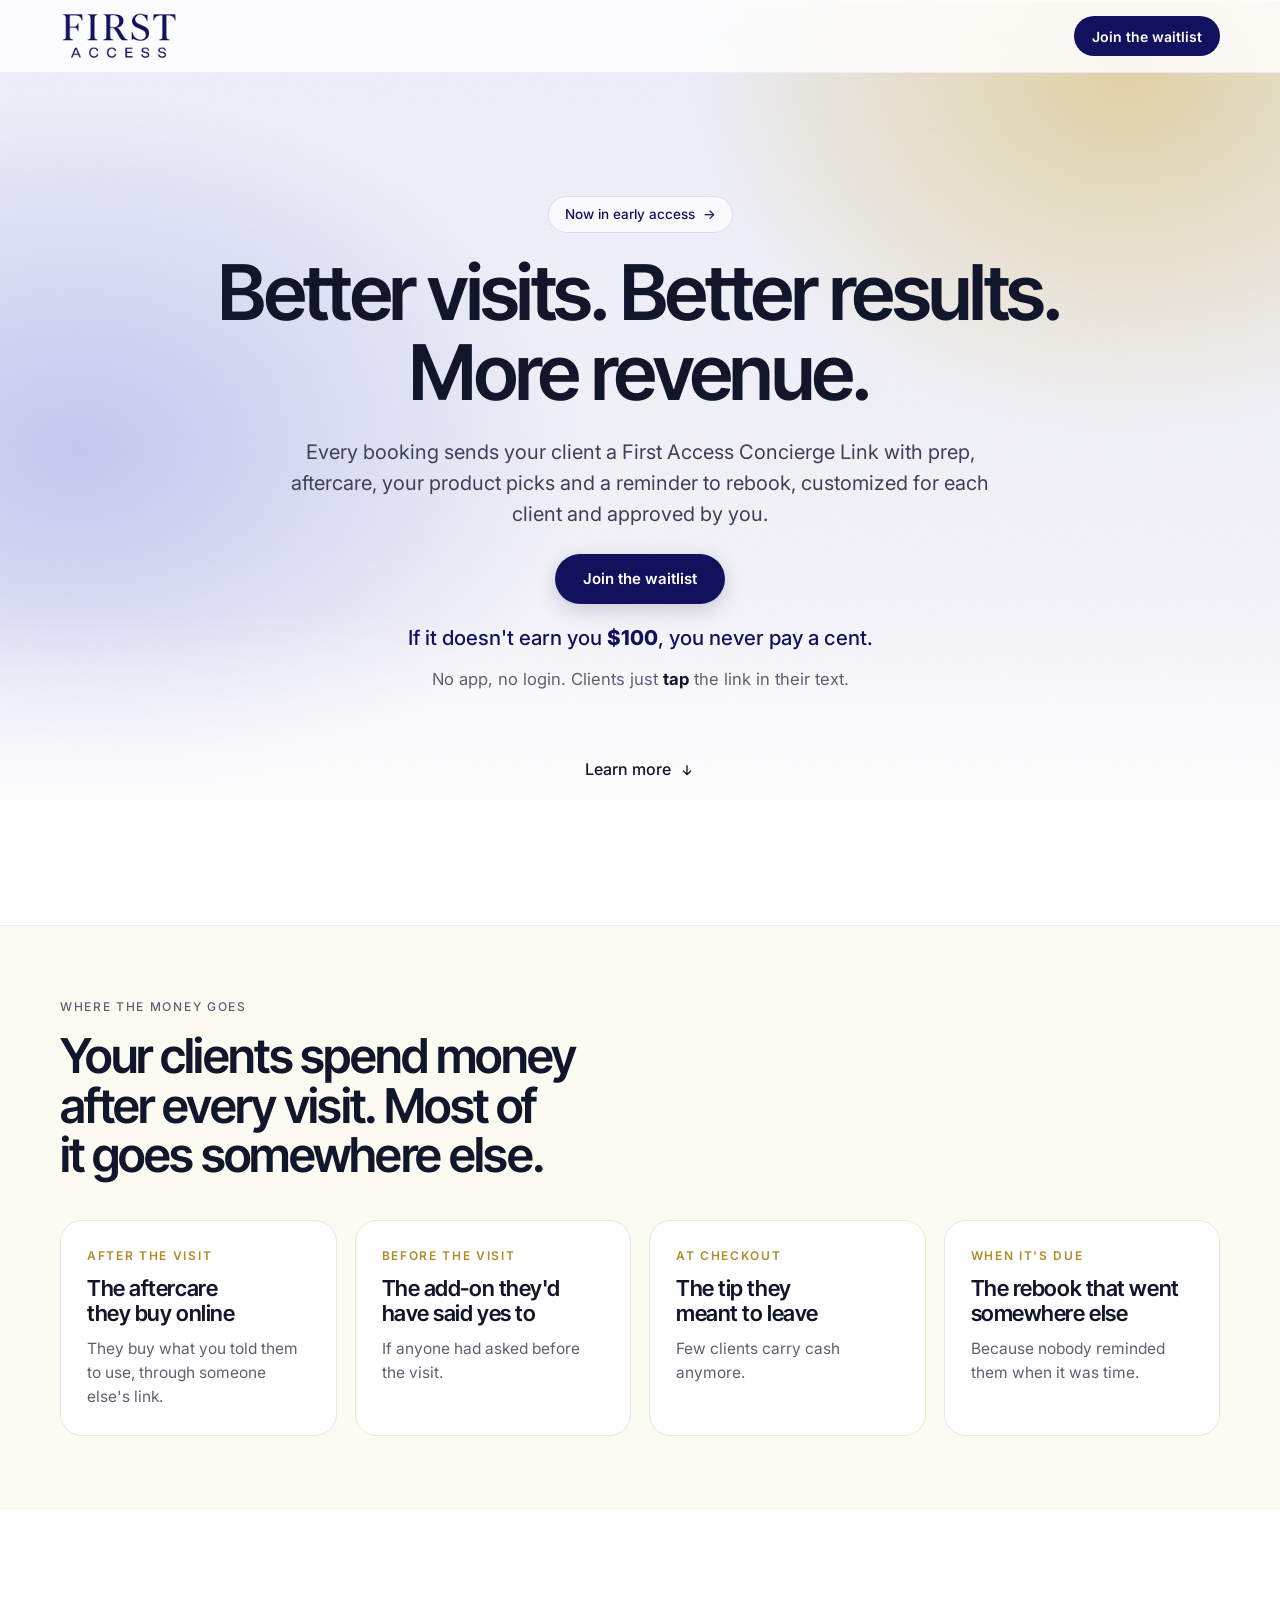
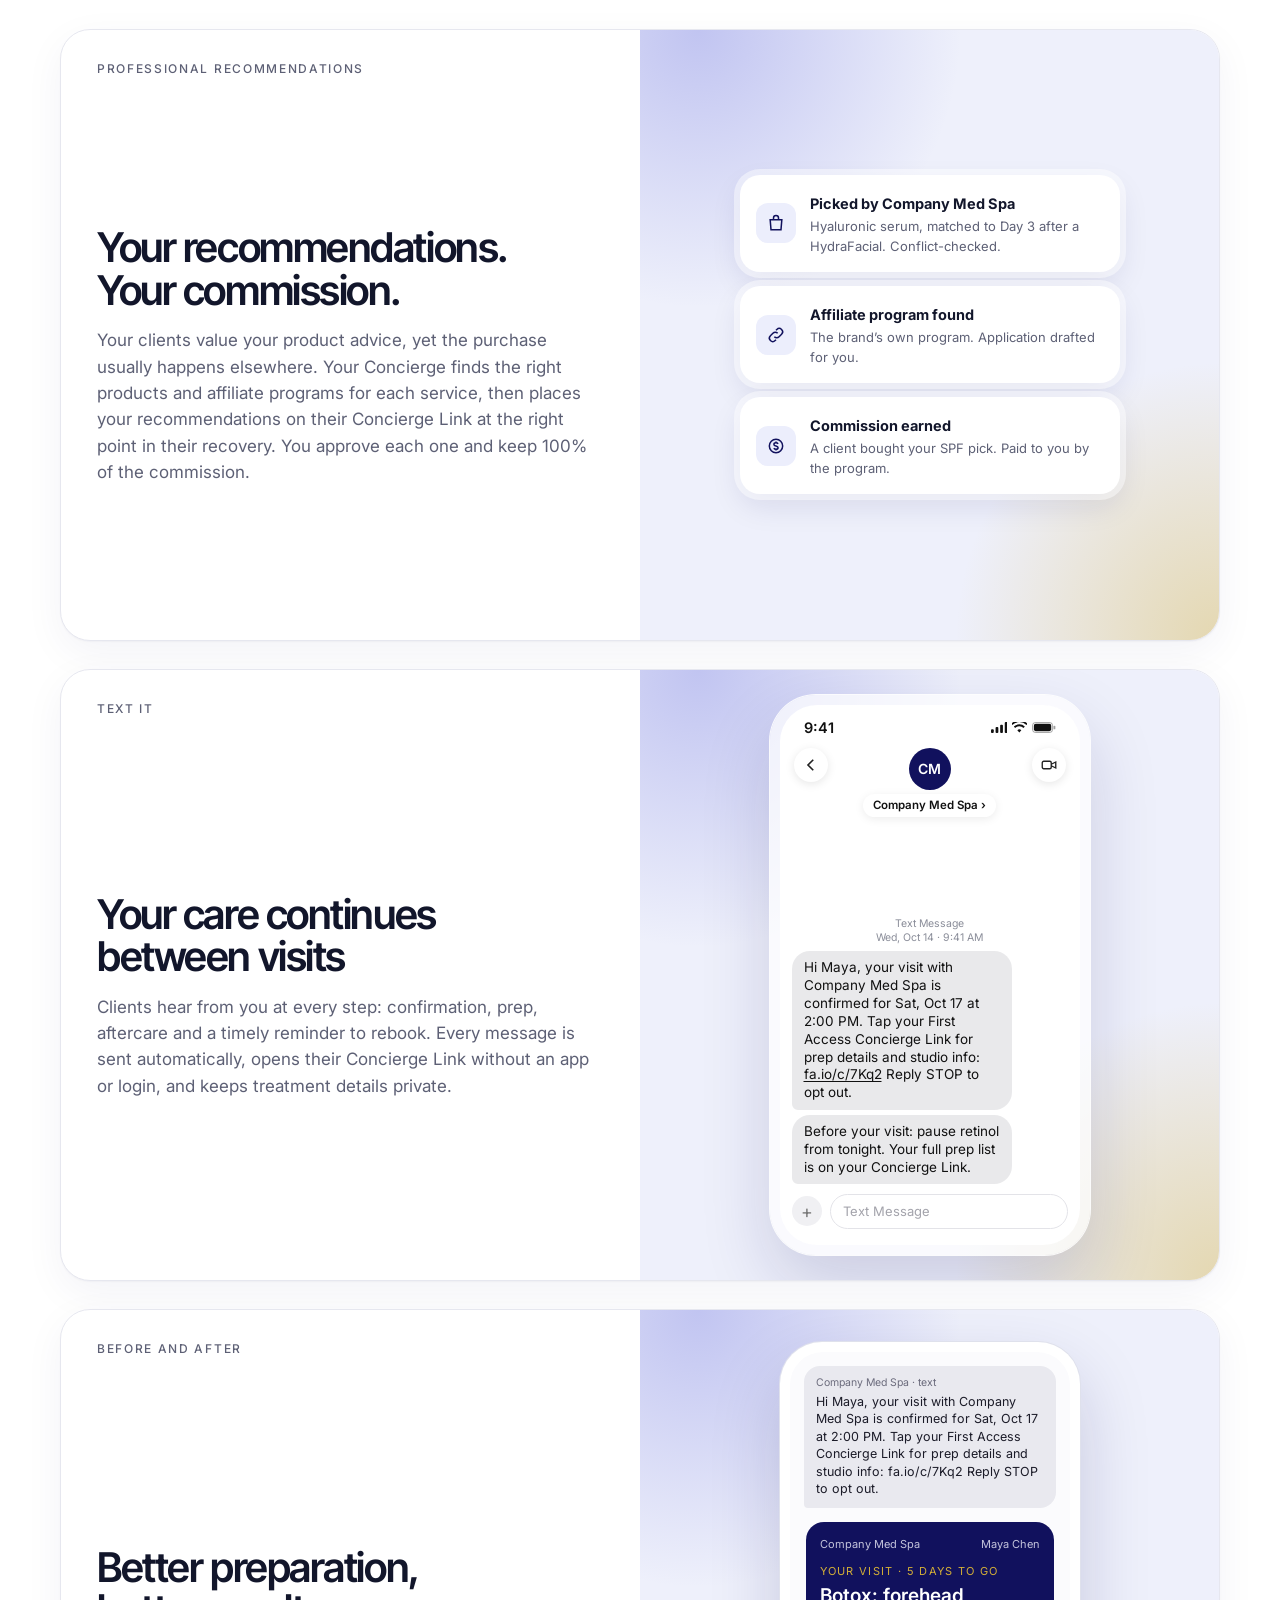
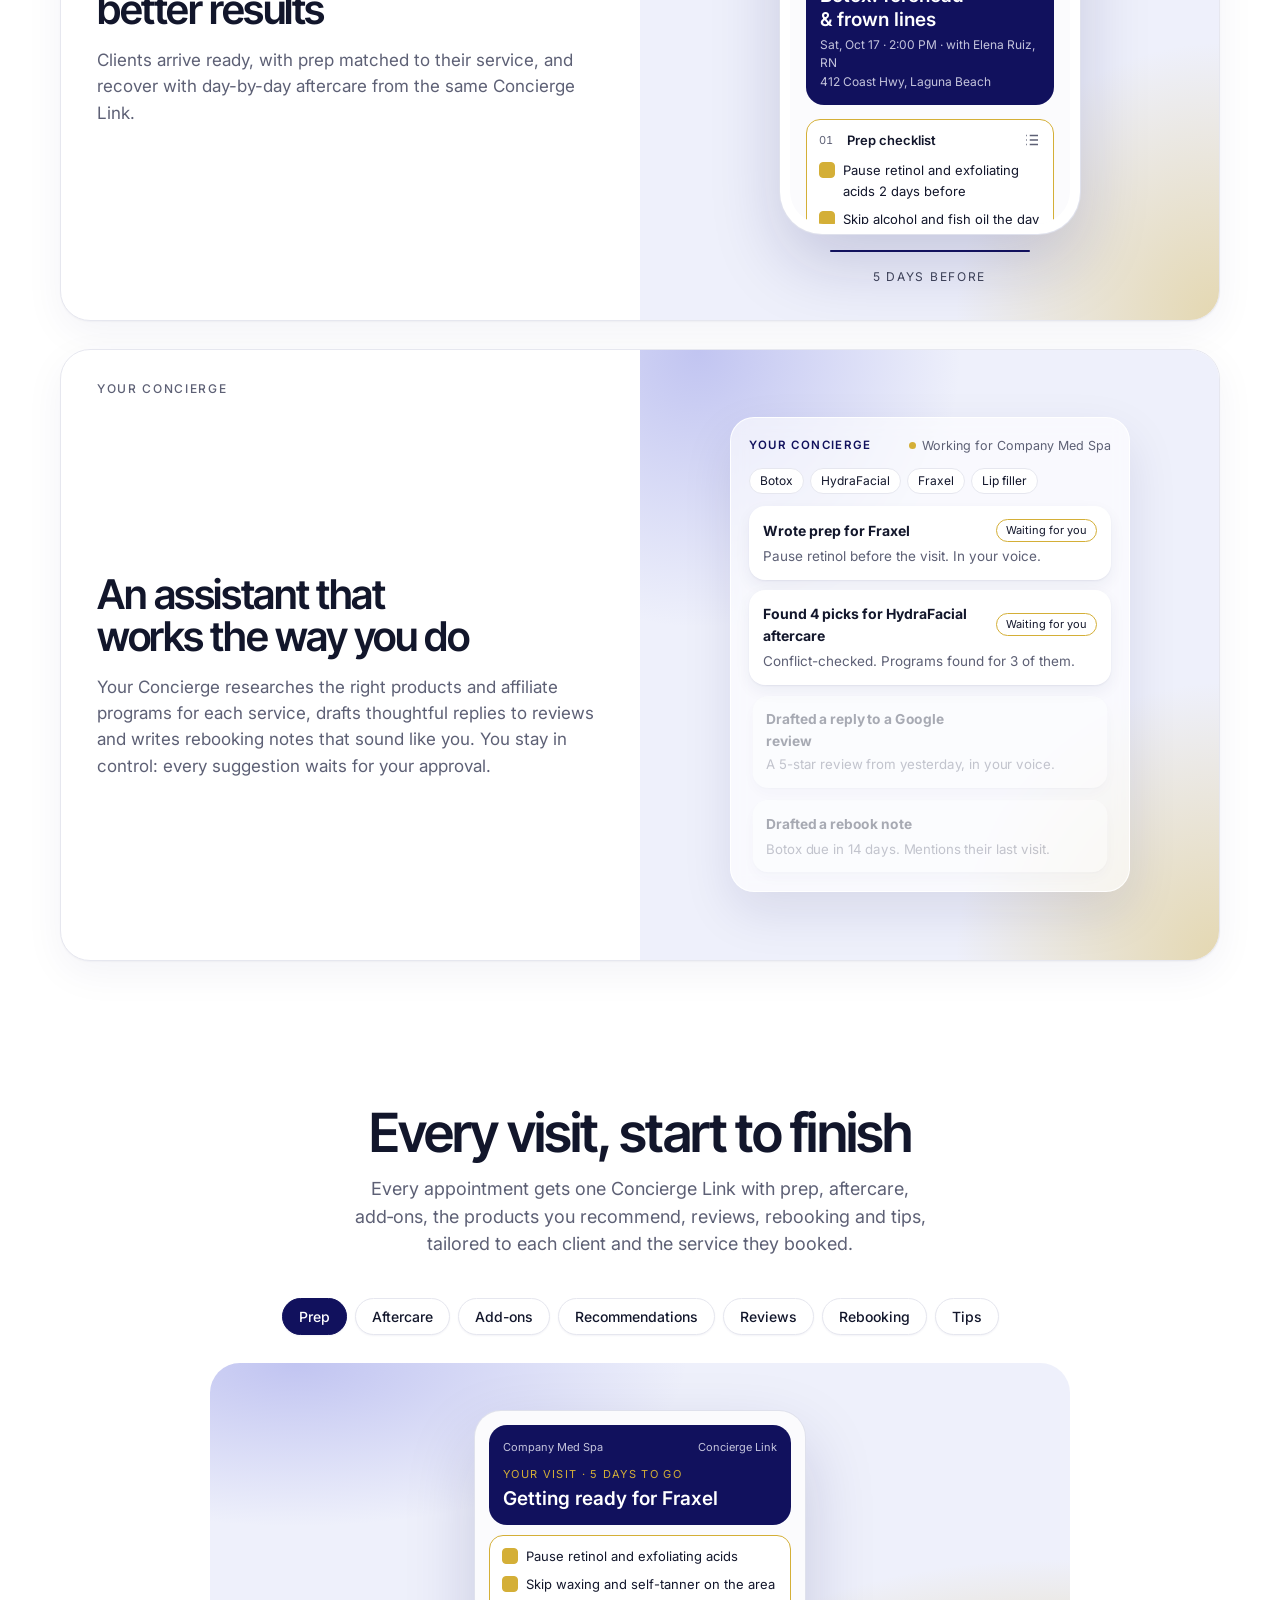
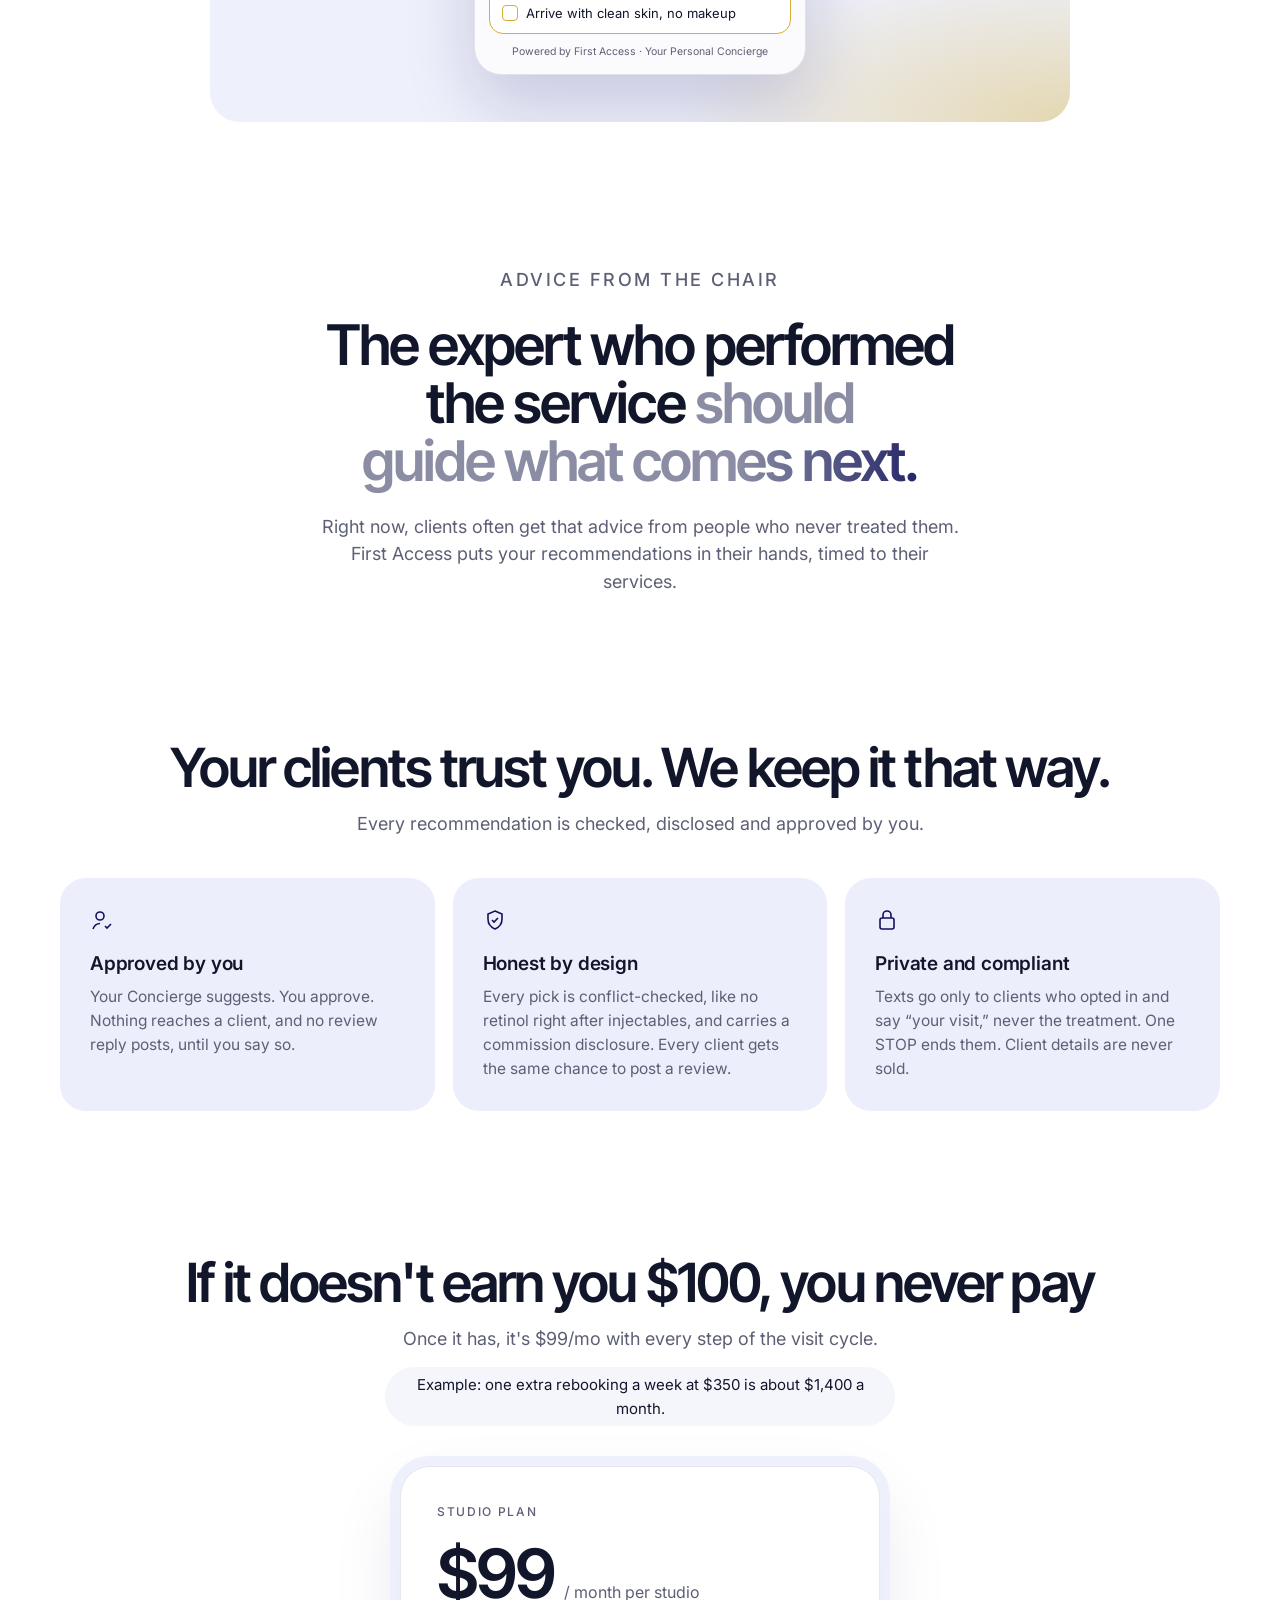
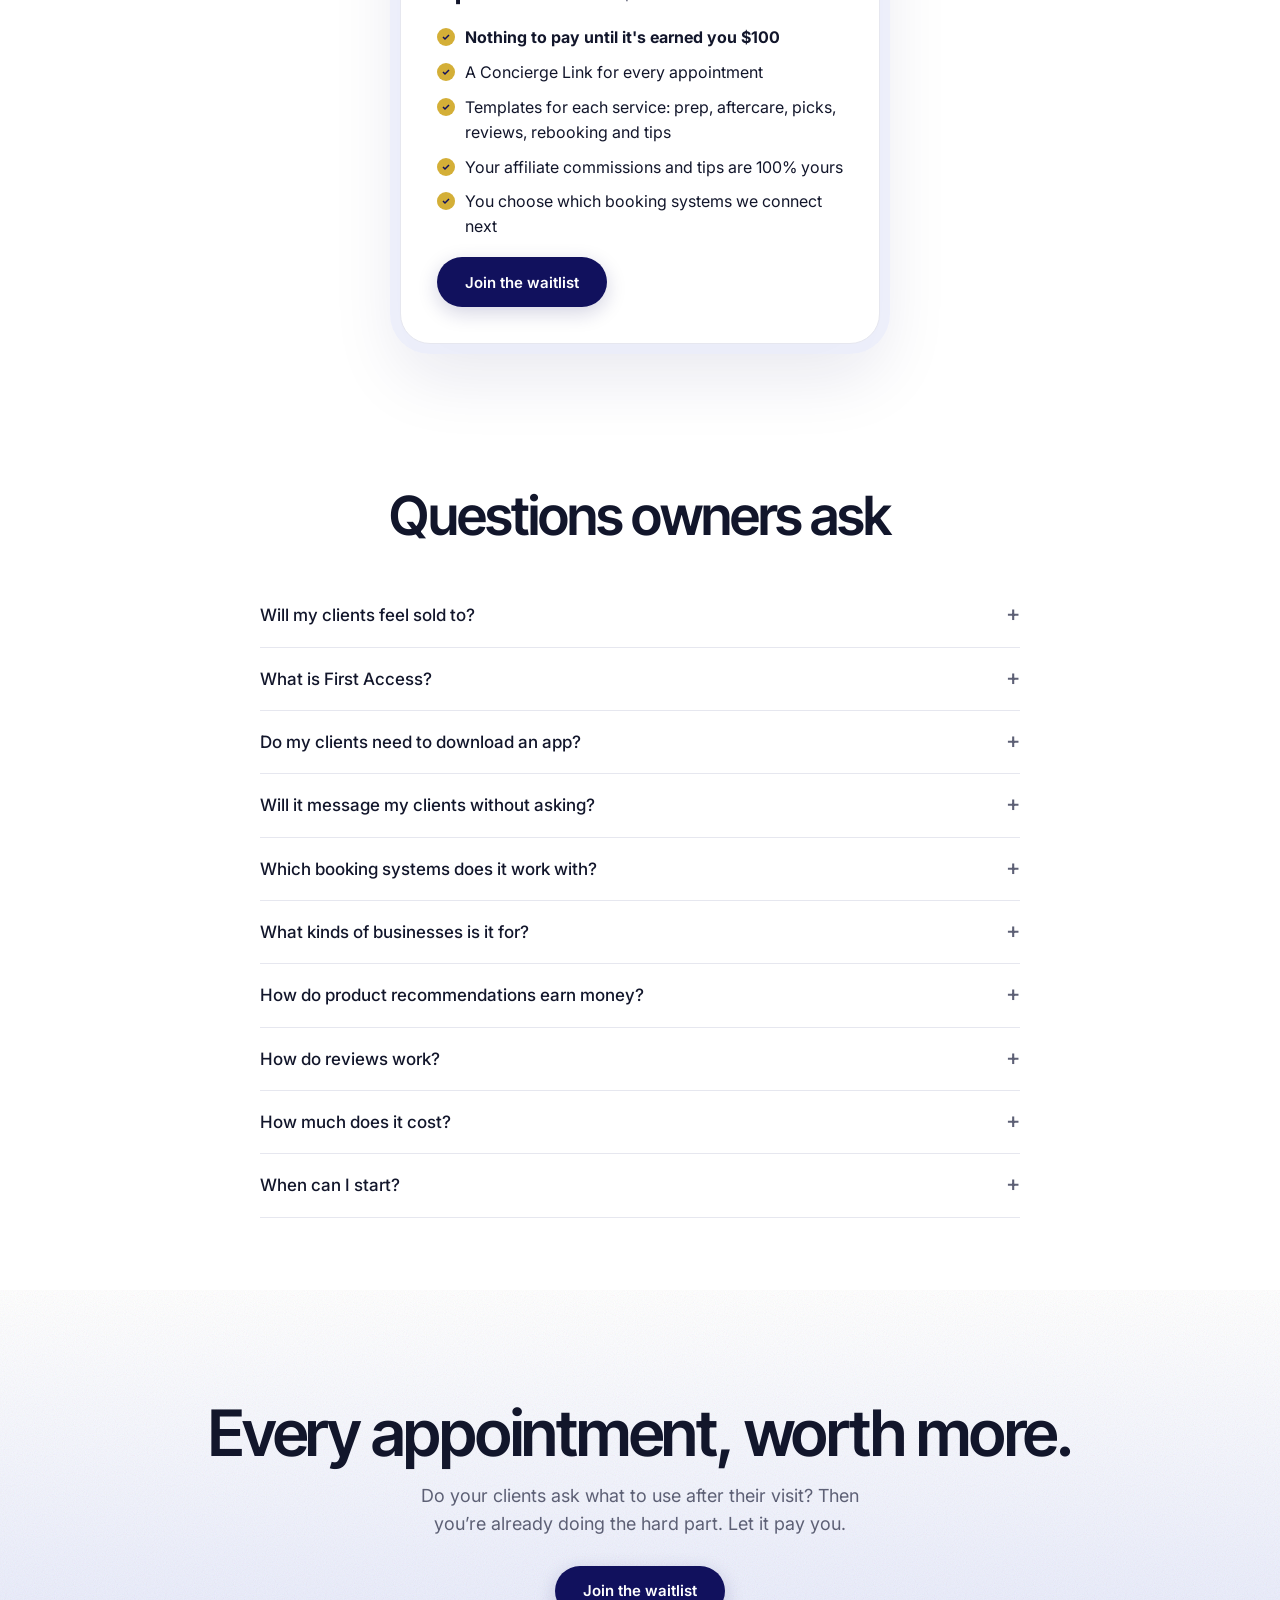
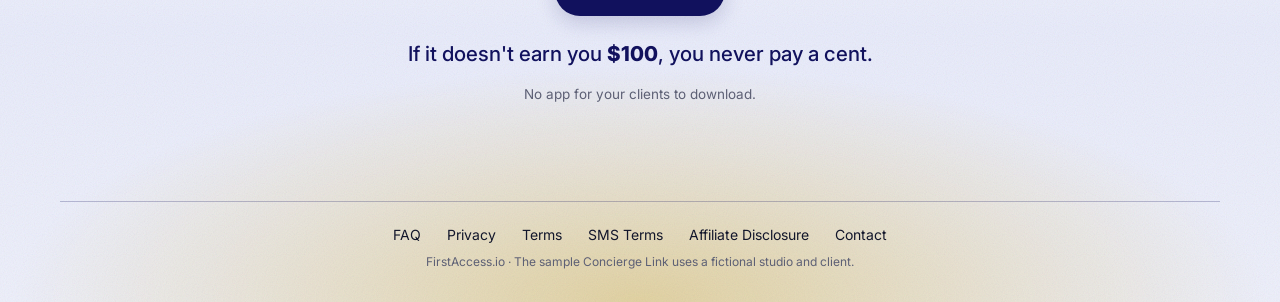
<file: index.html>
<!doctype html>
<html lang="en">
<head>
<meta charset="utf-8">
<meta name="viewport" content="width=device-width, initial-scale=1, viewport-fit=cover">
<meta name="description" content="First Access turns client trust into new income for professional services: product commissions, add-ons, tips and on-time rebookings.">
<meta property="og:title" content="Expand Your Trust | First Access">
<style>[hidden]{display:none!important}</style>
</head>
<body>
<title>Expand Your Trust</title>
<link rel="preconnect" href="https://fonts.googleapis.com">
<link rel="stylesheet" href="https://fonts.googleapis.com/css2?family=Inter+Tight:wght@500;600&family=Inter:wght@400;500;600&display=swap">
<style>
/* Layout follows a light, centered SaaS page: soft brand-gradient hero, split feature cards,
   channel tabs, trust cards, FAQ, and a closing gradient band over the footer. */
:root {
  --midnight: #11115D; --gold: #D4AF37; --ink: #12162b; --muted: #5d6075; --line: #e6e7ef;
  --soft: #f5f6fb; --peri: #eceefc; --white: #fff;
  --display: "Inter Tight", "Helvetica Neue", Helvetica, Arial, sans-serif;
  --sans: "Inter", "Helvetica Neue", Helvetica, Arial, sans-serif;
  color-scheme: light;
}
* { box-sizing: border-box }
html { scroll-behavior: smooth }
body { background: var(--white); color: var(--ink); font: 16px/1.55 var(--sans); margin: 0; -webkit-font-smoothing: antialiased }
h1, h2, h3 { font-family: var(--display); font-weight: 600; letter-spacing: -.035em; line-height: 1.04; text-wrap: balance; margin: 0 }
p { margin: 0 }
a { color: inherit }
.wrap { max-width: 1200px; margin: 0 auto; padding-inline: 20px }
.eyebrow { font-size: 12px; letter-spacing: .14em; text-transform: uppercase; color: var(--muted); font-weight: 500 }
.btn { display: inline-flex; align-items: center; justify-content: center; min-height: 50px; padding: 0 28px;
  border-radius: 999px; border: 0; background: var(--midnight); color: #fff; font: 600 15px var(--sans);
  text-decoration: none; cursor: pointer; box-shadow: 0 6px 20px rgba(17,17,93,.18) }
.btn.sm { min-height: 40px; padding: 0 18px; font-size: 14px; box-shadow: none }
.btn:focus-visible, button:focus-visible, input:focus-visible, select:focus-visible, summary:focus-visible { outline: 2px solid var(--gold); outline-offset: 3px }

/* brand gradients: pale gold + pale midnight on white, with a light grain like the reference */
.glow { position: relative; isolation: isolate;
  background: linear-gradient(180deg, rgba(255,255,255,0) 68%, #fff 100%),
              radial-gradient(55% 65% at 88% 8%, rgba(212,175,55,.42), transparent 62%),
              radial-gradient(60% 60% at 6% 50%, rgba(98,104,220,.30), transparent 66%),
              linear-gradient(180deg, #eef0fb 0%, #f6f6fb 70%, #fff 100%) }
.glow::before { content: ""; position: absolute; inset: 0; z-index: -1; pointer-events: none; opacity: .22; mix-blend-mode: multiply;
  -webkit-mask: linear-gradient(#000 60%, transparent); mask: linear-gradient(#000 60%, transparent);
  background: url("data:image/svg+xml,%3Csvg xmlns='http://www.w3.org/2000/svg' width='160' height='160'%3E%3Cfilter id='n'%3E%3CfeTurbulence type='fractalNoise' baseFrequency='.9' numOctaves='2' stitchTiles='stitch'/%3E%3C/filter%3E%3Crect width='100%25' height='100%25' filter='url(%23n)' opacity='.55'/%3E%3C/svg%3E") }
.glow-b { background: radial-gradient(70% 70% at 10% 0%, rgba(98,104,220,.32), transparent 65%),
                      radial-gradient(70% 70% at 100% 100%, rgba(212,175,55,.38), transparent 65%), #eef0fb }
.glow-c::before { -webkit-mask: none; mask: none }
.glow-c { background: radial-gradient(70% 55% at 50% 100%, rgba(212,175,55,.45), transparent 70%),
                      linear-gradient(180deg, #fff 0%, #e9ecfb 55%, #eef0fb 100%) }

/* status pill above the hero headline; opens the waitlist */
.announce { display: inline-block; padding: 7px 16px; border-radius: 999px; font-size: 13.5px; font-weight: 500; color: var(--midnight);
  background: rgba(255,255,255,.7); border: 1px solid rgba(17,17,93,.12); backdrop-filter: blur(6px); -webkit-backdrop-filter: blur(6px); margin-bottom: -4px;
  text-decoration: none; transition: background .2s ease, border-color .2s ease }
.announce:hover { background: #fff; border-color: rgba(17,17,93,.25) }
.announce span { display: inline-block; margin-left: 4px; transition: transform .2s ease }
.announce:hover span { transform: translateX(3px) }
/* the pay-when-earned promise: plain text that gently pulses */
.earned { display: inline-block; font-weight: 500; font-size: clamp(18px, 1.6vw, 21px); color: var(--midnight) }
.earned strong { font-weight: 800; white-space: nowrap }
.earned { text-wrap: balance }
/* "tap": bold, with a finger-press and a ripple */
.tap { display: inline-block; position: relative; font-weight: 700; color: var(--ink) }
.tap::after { content: ""; position: absolute; left: 50%; top: 50%; width: 10px; height: 10px; border-radius: 50%;
  border: 2px solid var(--midnight); transform: translate(-50%, -50%) scale(0); opacity: 0; pointer-events: none }
.hero .earned { margin-top: -6px }
.closing .earned { display: block; width: fit-content; margin: 22px auto 0 }

/* header */
.top { position: sticky; top: 0; z-index: 20; background: rgba(255,255,255,.82); border-bottom: 1px solid rgba(17,17,93,.06); backdrop-filter: blur(14px); -webkit-backdrop-filter: blur(14px) }
.top .wrap { display: flex; align-items: center; justify-content: space-between; height: 72px }
/* wordmark from First Access Brand/, recolored Midnight */
.logo { display: block; width: 118px; aspect-ratio: 600 / 248; background: var(--midnight);
  -webkit-mask: url(logo-mask.png) center / contain no-repeat; mask: url(logo-mask.png) center / contain no-repeat }

/* hero */
.hero { margin-top: -72px; min-height: min(100svh, 940px); display: grid; place-items: center; text-align: center; padding: 140px 20px 64px }
.hero-in { display: grid; justify-items: center; gap: 24px; max-width: 1140px }
.hero h1 { font-size: clamp(40px, 6vw, 80px); max-width: 17em }
.hero .sub { font-size: clamp(17px, 1.6vw, 20px); color: #3c4058; max-width: 36em }
.hero .fine { font-size: clamp(16px, 1.3vw, 17.5px); color: var(--muted); margin-top: -10px; text-wrap: balance }
.more { display: inline-flex; gap: 8px; align-items: center; margin-top: 40px; font-weight: 500; text-decoration: none }
.more svg { width: 16px; height: 16px }

section { padding-block: 72px }
.center-head { text-align: center; display: grid; justify-items: center; gap: 14px; margin-bottom: 40px }
.center-head h2 { font-size: clamp(34px, 4.4vw, 54px) }
.center-head p { color: var(--muted); font-size: 18px; max-width: 34em }
.center-head .example { font-size: 15px; color: var(--ink); background: var(--soft); border-radius: 999px; padding: 6px 16px }

/* problem: where the money goes today. Alabaster band, left-aligned heading, white cards with gold labels */
.leak-sec { background: #FBFBF2; border-block: 1px solid #efeee3; margin-block: 24px 48px }
.left-head { display: grid; gap: 14px; max-width: 40rem; margin-bottom: 40px }
.left-head h2 { font-size: clamp(32px, 4vw, 48px) }
.leaks { display: grid; grid-template-columns: repeat(4, minmax(0, 1fr)); gap: 18px }
.leak { background: #fff; border: 1px solid #e9e7da; border-radius: 22px; padding: 26px; display: grid; gap: 10px; align-content: start }
.leak .when { font-size: 12px; letter-spacing: .14em; text-transform: uppercase; color: #b08d2a; font-weight: 600 }
.leak h3 { font-size: 22px; letter-spacing: -.02em; line-height: 1.15 }
.leak p { color: var(--muted); font-size: 15.5px }
@media (max-width: 1000px) { .leaks { grid-template-columns: repeat(2, minmax(0, 1fr)) } }
@media (max-width: 520px) { .leaks { grid-template-columns: minmax(0, 1fr) } }

/* split feature cards */
.feats { display: grid; gap: 28px }
.feat { display: grid; grid-template-columns: minmax(0, 1fr) minmax(0, 1fr); border: 1px solid var(--line); border-radius: 30px; overflow: hidden; background: #fff;
  box-shadow: 0 1px 2px rgba(17,17,93,.04), 0 12px 40px rgba(17,17,93,.05) }
.feat-copy { padding: 40px 44px; display: grid; grid-template-rows: auto 1fr; gap: 24px }
.feat-copy > div { align-self: center } /* label stays on top; headline + text sit in the middle */
.feat-copy h2 { font-size: clamp(30px, 3.2vw, 42px) }
.feat-copy p:last-child { color: var(--muted); font-size: 17px; margin-top: 16px; max-width: 30em }
.feat-visual { position: relative; display: grid; place-items: center; padding: 40px 28px; min-height: 480px }

/* phone + client card */
.stage { display: grid; justify-items: center; gap: 16px }
.phone { width: min(300px, 100%); border-radius: 42px; padding: 10px; background: #fff;
  box-shadow: 0 0 0 1px #dfe1ec, 0 30px 70px rgba(17,17,93,.18) }
.screen { border-radius: 33px; overflow: hidden; background: #fbfbfd; height: 520px; display: flex; flex-direction: column }
.sms { margin: 14px 14px 0; padding: 10px 12px; border-radius: 16px 16px 16px 4px; background: #e9e9ef; color: #1b1b28; font-size: 12.5px; line-height: 1.4 }
.sms small { display: block; color: #6b6b7c; font-size: 10.5px; margin-bottom: 2px }
.card { flex: 1; overflow: auto; padding: 14px 16px 18px; font-size: 13px }
.card-top { background: var(--midnight); color: #fff; border-radius: 18px; padding: 14px }
.card-top .tag { display: flex; justify-content: space-between; font-size: 11px; color: #c4c4dc }
.card-top .label { margin-top: 10px; font-size: 11px; letter-spacing: .12em; text-transform: uppercase; color: var(--gold) }
.card-top h3 { font-family: var(--sans); letter-spacing: 0; font-weight: 600; font-size: 19px; line-height: 1.25; margin-top: 4px }
.card-top .meta { font-size: 12px; color: #c4c4dc; margin-top: 4px }
.steps { list-style: none; margin: 14px 0 0; padding: 0; display: grid; gap: 8px }
.step { border: 1px solid var(--line); border-radius: 14px; padding: 10px 12px; background: #fff }
.step-head { display: flex; align-items: center; gap: 10px }
.num { font-size: 11px; color: var(--muted); font-variant-numeric: tabular-nums; width: 18px }
.ph { height: 8px; border-radius: 4px; background: var(--line); flex: 1; max-width: 120px }
.step-head .t { flex: 1; font-weight: 600 }
.ico { width: 18px; height: 18px; color: var(--muted); flex: none }
.done .ico { color: var(--gold) }
.open { border-color: var(--gold) }
.body { margin-top: 10px; display: grid; gap: 8px }
.row { display: flex; justify-content: space-between; gap: 8px; align-items: center }
.chk { display: flex; gap: 8px; align-items: flex-start }
.box { width: 16px; height: 16px; border: 1px solid var(--gold); border-radius: 4px; flex: none; margin-top: 2px }
.box.on { background: var(--gold) }
.pill { border: 1px solid var(--gold); border-radius: 999px; padding: 3px 10px; font-size: 12px; white-space: nowrap }
.pill.on { background: var(--gold); color: var(--ink) }
.mini { font-size: 11px; color: var(--muted) }
.cbtn { background: var(--midnight); color: #fff; border-radius: 999px; text-align: center; padding: 8px; font-weight: 600; font-size: 12.5px }
.powered { text-align: center; font-size: 10.5px; color: var(--muted); margin-top: 14px }
.progress { width: min(200px, 60%); height: 2px; background: rgba(17,17,93,.12); border-radius: 2px; overflow: hidden }
.progress span { display: block; height: 100%; background: var(--midnight); transform-origin: left; transform: scaleX(0) }
.progress span.run { animation: fill var(--stage-ms, 3800ms) linear forwards }
.scrub-note { font-size: 12px; letter-spacing: .14em; text-transform: uppercase; color: #3c4058; text-align: center }

/* concierge feed */
.panel { width: min(400px, 100%); background: rgba(255,255,255,.62); border: 1px solid rgba(255,255,255,.9); border-radius: 24px; padding: 18px;
  display: grid; gap: 12px; backdrop-filter: blur(8px); -webkit-backdrop-filter: blur(8px); box-shadow: 0 20px 50px rgba(17,17,93,.10) }
.panel-head { display: flex; justify-content: space-between; align-items: center; gap: 10px; flex-wrap: wrap; font-size: 12.5px; color: var(--muted) }
.panel-head b { color: var(--midnight); font-weight: 600; letter-spacing: .12em; text-transform: uppercase; font-size: 11.5px }
.live { display: inline-flex; align-items: center; gap: 6px } .live::before { content: ""; width: 7px; height: 7px; border-radius: 50%; background: var(--gold) }
.svcs { display: flex; flex-wrap: wrap; gap: 6px }
.svcs span { font-size: 12px; background: #fff; border: 1px solid var(--line); border-radius: 999px; padding: 3px 10px }
.feed { display: grid; gap: 10px }
.task { background: #fff; border-radius: 16px; padding: 13px 14px; display: grid; gap: 4px; font-size: 13.5px; box-shadow: 0 1px 2px rgba(17,17,93,.06), 0 6px 16px rgba(17,17,93,.06);
  transition: opacity .5s ease, transform .5s ease }
.task .row b { font-size: 14px }
.task p { color: var(--muted) }
.task.pending { opacity: .35; transform: scale(.98) }
.task.pending .wait { visibility: hidden }
.wait { font-size: 11px; border: 1px solid var(--gold); border-radius: 999px; padding: 2px 9px; white-space: nowrap }

/* integration stack */
.stack { width: min(380px, 100%); display: grid; gap: 14px }
.note { background: #fff; border-radius: 20px; padding: 16px; display: grid; grid-template-columns: 40px minmax(0, 1fr); gap: 14px; align-items: center;
  box-shadow: 0 0 0 6px rgba(255,255,255,.45), 0 12px 30px rgba(17,17,93,.10) }
.note .badge { width: 40px; height: 40px; border-radius: 12px; display: grid; place-items: center; background: var(--peri); color: var(--midnight) }
.note .badge svg { width: 20px; height: 20px }
.note b { font-size: 14.5px } .note p { font-size: 13px; color: var(--muted) }

/* stacking cards: each one sticks a little lower, so the label of the card underneath stays visible */
/* All stacked cards share one height (--h): the room left under the three cards above the last one.
   Equal heights keep a taller card from being pushed up over the labels at the end of the stack. */
@media (min-width: 760px) and (min-height: 600px) {
  .feat { position: sticky; top: calc(84px + var(--i, 0) * 64px); --h: min(640px, calc(100svh - 288px)); min-height: var(--h) }
  .feat .feat-copy { padding: 30px 36px }
  .feat .feat-visual { min-height: 0; padding-block: 24px }
  .feat .screen { height: clamp(210px, calc(var(--h) - 140px), 520px) }
  .feat .imsg-screen { height: clamp(250px, calc(var(--h) - 70px), 540px) }
}
/* short windows: smaller card headlines so the copy fits the shorter cards */
@media (min-width: 760px) and (min-height: 600px) and (max-height: 760px) {
  .feat-copy h2 { font-size: clamp(26px, 2.6vw, 34px) }
  .feat-copy p:last-child { font-size: 15.5px; margin-top: 10px }
}

/* text thread phone */
.imsg { width: min(320px, 100%); border-radius: 46px; padding: 10px; background: rgba(255,255,255,.7); box-shadow: 0 0 0 1px rgba(255,255,255,.9), 0 30px 70px rgba(17,17,93,.16) }
.imsg-screen { border-radius: 37px; background: #fff; height: 540px; display: flex; flex-direction: column; overflow: hidden; color: #111 }
.sb { display: flex; justify-content: space-between; align-items: center; padding: 14px 24px 0; font: 600 14.5px var(--sans) }
.sb-r { display: flex; gap: 5px; align-items: center } .sb-r svg { height: 11px; width: auto; fill: currentColor }
.ih { display: grid; grid-template-columns: 34px minmax(0, 1fr) 34px; align-items: start; padding: 12px 14px 6px }
.circ { width: 34px; height: 34px; border-radius: 50%; background: #fff; box-shadow: 0 2px 10px rgba(0,0,0,.10); display: grid; place-items: center; color: #222 }
.circ svg { width: 18px; height: 18px }
.who { display: grid; justify-items: center; gap: 4px }
.av { width: 42px; height: 42px; border-radius: 50%; background: var(--midnight); color: #fff; display: grid; place-items: center; font: 600 14px var(--sans); letter-spacing: .02em }
.name { font-size: 11.5px; font-weight: 600; background: #fff; border-radius: 999px; padding: 3px 10px; box-shadow: 0 2px 10px rgba(0,0,0,.08); white-space: nowrap }
.thread { flex: 1; display: flex; flex-direction: column; justify-content: flex-end; gap: 5px; padding: 8px 12px 10px; overflow: hidden; font-size: 13.5px; line-height: 1.32 }
.ts { align-self: center; font-size: 10.5px; color: #8a8d99; margin: 8px 0 2px; text-align: center }
.ts b { font-weight: 600 }
.bub { max-width: 80%; padding: 8px 12px; border-radius: 18px }
.bub.in { align-self: flex-start; background: #e9e9eb; border-bottom-left-radius: 6px }
.bub.out { align-self: flex-end; background: #34c759; color: #fff; border-bottom-right-radius: 6px }
.bub u { text-underline-offset: 2px }
.ibar { display: flex; align-items: center; gap: 8px; padding: 0 12px 16px }
.circ.sm { width: 30px; height: 30px; box-shadow: none; background: #f0f0f3; font-size: 18px; color: #777 }
.ibar .field { flex: 1; border: 1px solid #e3e3e8; border-radius: 999px; padding: 6px 12px; font-size: 13px; color: #a3a3ab }
@media (prefers-reduced-motion: no-preference) { .bub, .ts { animation: pop .45s cubic-bezier(.2,.7,.2,1) } }

/* channel tabs */
.chips { display: flex; flex-wrap: wrap; justify-content: center; gap: 8px; margin-bottom: 28px }
.chip { font: 500 14px var(--sans); color: var(--ink); background: #fff; border: 1px solid var(--line); border-radius: 999px; padding: 9px 16px; cursor: pointer;
  box-shadow: 0 1px 2px rgba(17,17,93,.05) }
.chip[aria-pressed="true"] { background: var(--midnight); border-color: var(--midnight); color: #fff }
.chip small { font-size: 11px; opacity: .7; margin-left: 4px }
.ch-stage { max-width: 860px; margin: 0 auto; border-radius: 30px; padding: 48px 20px; display: grid; place-items: center; overflow: hidden }
.mock { width: min(330px, 100%); background: #fbfbfd; border-radius: 26px; padding: 14px; display: grid; gap: 10px; font-size: 13px;
  box-shadow: 0 0 0 1px #dfe1ec, 0 30px 70px rgba(17,17,93,.18) }
.mock .step { display: grid; gap: 8px }

/* statement */
.statement { text-align: center; display: grid; justify-items: center; gap: 22px }
.statement h2 { font-size: clamp(32px, 4.4vw, 56px); max-width: 16em }
.statement h2 span { color: #8a8da3 }
/* a band of Midnight sweeps across the grey line, then rests */
@media (prefers-reduced-motion: no-preference) {
  .statement h2 span { color: transparent; -webkit-background-clip: text; background-clip: text; background-size: 250% 100%;
    background-image: linear-gradient(90deg, #8a8da3 0 30%, var(--midnight) 42% 58%, #8a8da3 70% 100%);
    animation: shine 4.5s ease-in-out infinite }
}
@keyframes shine { 0% { background-position: 100% 0 } 55%, 100% { background-position: 0 0 } }
.statement p { color: var(--muted); font-size: 18px; max-width: 36em }

/* trust cards */
.trust { display: grid; grid-template-columns: repeat(3, minmax(0, 1fr)); gap: 18px }
.tcard { background: var(--peri); border-radius: 26px; padding: 30px; display: grid; gap: 10px; align-content: start }
.tcard svg { width: 24px; height: 24px; color: var(--midnight) }
.tcard h3 { font: 600 19px var(--sans); letter-spacing: -.01em; margin-top: 10px }
.tcard p { color: var(--muted); font-size: 15.5px }

/* pricing */
.plan { max-width: 480px; margin: 0 auto; border-radius: 30px; padding: 36px; display: grid; gap: 18px; border: 1px solid var(--line); background: #fff;
  box-shadow: 0 0 0 10px rgba(236,238,252,.8), 0 30px 70px rgba(17,17,93,.10) }
.amount { font-family: var(--display); font-weight: 600; letter-spacing: -.04em; font-size: 68px; line-height: 1 }
.amount small { font: 400 16px var(--sans); letter-spacing: 0; color: var(--muted) }
.plan ul { margin: 0; padding: 0; list-style: none; display: grid; gap: 10px }
.plan li { display: flex; gap: 10px }
.plan li::before { content: ""; flex: none; width: 18px; height: 18px; margin-top: 3px; border-radius: 50%; background: var(--gold)
  url("data:image/svg+xml,%3Csvg xmlns='http://www.w3.org/2000/svg' viewBox='0 0 24 24' fill='none' stroke='%2311115D' stroke-width='3'%3E%3Cpath d='M6 12l4 4 8-8'/%3E%3C/svg%3E") center / 12px no-repeat }
.plan .btn { justify-self: start }

/* faq */
.faq { max-width: 760px; margin: 0 auto }
.faq details { border-bottom: 1px solid var(--line) }
.faq summary { cursor: pointer; list-style: none; display: flex; justify-content: space-between; gap: 16px; padding-block: 18px; font-weight: 500; font-size: 17px }
.faq summary::-webkit-details-marker { display: none }
.faq summary::after { content: "+"; color: var(--muted); font-size: 22px; line-height: 1 }
.faq details[open] summary::after { content: "−" }
.faq p { color: var(--muted); padding-bottom: 18px; max-width: 40em }

/* closing band + footer */
.closing { padding: 110px 20px 0; text-align: center }
.closing h2 { font-size: clamp(38px, 5vw, 64px) }
.closing .primer { color: var(--muted); font-size: 18px; max-width: 32em; margin: 16px auto 0; text-wrap: balance }
.closing .btn { margin-top: 28px }
.closing .fine { margin-top: 14px; font-size: 13.5px; color: var(--muted) }
footer { border-top: 1px solid rgba(17,17,93,.25); max-width: 1160px; margin: 96px auto 0; padding: 22px 0 30px; display: grid; justify-items: center; gap: 8px; font-size: 14px }
footer nav { display: flex; flex-wrap: wrap; justify-content: center; gap: 8px 26px }
footer nav a { text-decoration: none }
footer small { color: var(--muted); font-size: 12px }

/* join dialog */
dialog { border: 0; border-radius: 26px; padding: 30px; width: min(560px, calc(100% - 32px)); color: var(--ink); box-shadow: 0 40px 100px rgba(17,17,93,.3) }
dialog::backdrop { background: rgba(17,17,93,.35); backdrop-filter: blur(4px); -webkit-backdrop-filter: blur(4px) }
dialog h2 { font-size: 30px; padding-right: 36px }
dialog .lead { color: var(--muted); margin: 10px 0 20px }
.x { position: absolute; top: 18px; right: 18px; width: 36px; height: 36px; border-radius: 50%; border: 0; background: var(--soft); font-size: 20px; cursor: pointer; color: var(--ink) }
#form { display: grid; gap: 14px }
.fields { display: grid; grid-template-columns: repeat(2, minmax(0, 1fr)); gap: 14px }
label { display: grid; gap: 6px; font-size: 13px; color: var(--muted) }
input, select { font: 15px var(--sans); color: var(--ink); background: #fff; border: 1px solid #d9dbe6; border-radius: 12px; padding: 12px 14px; width: 100%; min-width: 0 }
#form .btn { justify-self: start }
.hp { position: absolute; width: 1px; height: 1px; overflow: hidden; clip-path: inset(50%) } /* honeypot: hidden from people, filled by bots */
.msg { font-size: 14px; padding: 12px 14px; border-radius: 12px; background: var(--peri) }

@media (max-width: 900px) {
  .trust { grid-template-columns: minmax(0, 1fr) }
}
/* cards keep text-left / picture-right down to 760px wide, so they can still stack */
@media (max-width: 759px) {
  .feat { grid-template-columns: minmax(0, 1fr) }
  .feat-copy { gap: 20px; padding: 32px 28px }
  .feat-visual { min-height: 0 }
}
@media (max-width: 600px) {
  input, select { font-size: 16px } /* below 16px, iOS zooms the page on focus */
  .hero { padding-top: 120px; min-height: 0 }
  .announce { font-size: 12.5px; padding-inline: 14px; text-wrap: balance }
  section { padding-block: 56px }
  .fields { grid-template-columns: minmax(0, 1fr) }
  .screen { height: 520px }
  .ch-stage { padding: 32px 14px }
}
/* motion: hero loads in sequence, the phone floats and plays the visit, cards rise as they scroll in */
@media (prefers-reduced-motion: no-preference) {
  .card.swap, .mock.swap { animation: rise .5s cubic-bezier(.2,.7,.2,1) }
  .sms.swap { animation: pop .5s cubic-bezier(.2,.7,.2,1) }
  .hero-in > * { animation: up .9s cubic-bezier(.2,.7,.2,1) both }
  .hero-in > :nth-child(2) { animation-delay: .12s } .hero-in > :nth-child(3) { animation-delay: .24s }
  .hero-in > :nth-child(4) { animation-delay: .36s } .hero-in > :nth-child(5) { animation-delay: .48s }
  .phone { animation: float 7s 1s ease-in-out infinite }
  .live::before { animation: blink 1.6s ease-in-out infinite }
  .earned { animation: pulse 2.4s 1.2s ease-in-out infinite }
  .tap { animation: tap 2.4s 1.8s ease-in-out infinite }
  .tap::after { animation: ripple 2.4s 1.8s ease-out infinite }
  .hero-in > .earned { animation: up .9s cubic-bezier(.2,.7,.2,1) both, pulse 2.4s 1.4s ease-in-out infinite }
  .btn { transition: transform .2s ease, box-shadow .2s ease }
  .btn:hover { transform: translateY(-2px); box-shadow: 0 12px 28px rgba(17,17,93,.25) }
  @supports (animation-timeline: view()) {
    .center-head, .tcard, .plan, .faq details, .statement, .ch-stage {
      animation: reveal linear both; animation-timeline: view(); animation-range: entry 0% entry 40% }
  }
}
@media (prefers-reduced-motion: reduce) { .progress { display: none } html { scroll-behavior: auto } }
@keyframes rise { from { opacity: 0; transform: translateY(14px) } to { opacity: 1; transform: none } }
@keyframes pop { from { opacity: 0; transform: translateY(8px) scale(.97) } to { opacity: 1; transform: none } }
@keyframes up { from { opacity: 0; transform: translateY(24px) } to { opacity: 1; transform: none } }
@keyframes reveal { from { opacity: .2; transform: translateY(32px) } to { opacity: 1; transform: none } }
@keyframes float { 50% { transform: translateY(-10px) } }
@keyframes blink { 50% { opacity: .25 } }
@keyframes tap { 0%, 70%, 100% { transform: scale(1) } 76% { transform: scale(.86) translateY(1px) } 84% { transform: scale(1.08) } 92% { transform: scale(1) } }
@keyframes ripple { 0%, 74% { transform: translate(-50%, -50%) scale(0); opacity: 0 } 77% { transform: translate(-50%, -50%) scale(.6); opacity: .55 } 100% { transform: translate(-50%, -50%) scale(4.5); opacity: 0 } }
@keyframes pulse { 0%, 100% { transform: scale(1); opacity: 1 } 50% { transform: scale(1.05); opacity: .78 } }
@keyframes fill { to { transform: scaleX(1) } }
</style>


<header class="top">
  <div class="wrap">
    <a href="#" aria-label="First Access home"><span class="logo"></span></a>
    <a class="btn sm" href="#join">Join the waitlist</a>
  </div>
</header>

<div class="hero glow">
  <div class="hero-in">
    <a class="announce" href="#join">Now in early access <span aria-hidden="true">→</span></a>
    <h1>Better visits. Better results.<br>More revenue.</h1>
    <p class="sub">Every booking sends your client a First Access Concierge Link with prep, aftercare, your product picks and a reminder to rebook, customized for each client and approved by you.</p>
    <a class="btn" href="#join">Join the waitlist</a>
    <p class="earned">If it doesn't earn you <strong>$100</strong>, you never pay a cent.</p>
    <p class="fine">No app, no login. Clients just <span class="tap">tap</span> the link in their text.</p>
    <a class="more" href="#learn">Learn more <svg viewBox="0 0 24 24" fill="none" stroke="currentColor" stroke-width="2" aria-hidden="true"><path d="M12 5v14M6 13l6 6 6-6"/></svg></a>
  </div>
</div>

<main>
  <section class="leak-sec">
    <div class="wrap">
      <div class="left-head">
        <p class="eyebrow">Where the money goes</p>
        <h2>Your clients spend money after every visit. Most of it goes somewhere else.</h2>
      </div>
      <div class="leaks">
        <div class="leak"><span class="when">After the visit</span><h3>The aftercare they buy online</h3><p>They buy what you told them to use, through someone else's link.</p></div>
        <div class="leak"><span class="when">Before the visit</span><h3>The add-on they'd have said yes to</h3><p>If anyone had asked before the visit.</p></div>
        <div class="leak"><span class="when">At checkout</span><h3>The tip they meant to leave</h3><p>Few clients carry cash anymore.</p></div>
        <div class="leak"><span class="when">When it's due</span><h3>The rebook that went somewhere else</h3><p>Because nobody reminded them when it was time.</p></div>
      </div>
    </div>
  </section>

  <section id="learn">
    <div class="wrap feats">
      <article class="feat" style="--i:0">
        <div class="feat-copy">
          <p class="eyebrow">Professional recommendations</p>
          <div>
            <h2>Your recommendations. Your commission.</h2>
            <p>Your clients value your product advice, yet the purchase usually happens elsewhere. Your Concierge finds the right products and affiliate programs for each service, then places your recommendations on their Concierge Link at the right point in their recovery. You approve each one and keep 100% of the commission.</p>
          </div>
        </div>
        <div class="feat-visual glow-b">
          <div class="stack">
            <div class="note"><span class="badge"><svg viewBox="0 0 24 24" fill="none" stroke="currentColor" stroke-width="1.8" aria-hidden="true"><path d="M5 8h14l-1 12H6zM9 8V6a3 3 0 016 0v2"/></svg></span><div><b>Picked by Company Med Spa</b><p>Hyaluronic serum, matched to Day 3 after a HydraFacial. Conflict-checked.</p></div></div>
            <div class="note"><span class="badge"><svg viewBox="0 0 24 24" fill="none" stroke="currentColor" stroke-width="1.8" aria-hidden="true"><path d="M10 14a4 4 0 005.7 0l3-3a4 4 0 00-5.7-5.7l-1 1M14 10a4 4 0 00-5.7 0l-3 3a4 4 0 005.7 5.7l1-1"/></svg></span><div><b>Affiliate program found</b><p>The brand’s own program. Application drafted for you.</p></div></div>
            <div class="note"><span class="badge"><svg viewBox="0 0 24 24" fill="none" stroke="currentColor" stroke-width="1.8" aria-hidden="true"><circle cx="12" cy="12" r="8"/><path d="M14.5 9.5c-.5-.9-1.5-1.3-2.5-1.3-1.4 0-2.5.8-2.5 1.9 0 2.6 5 1.4 5 4 0 1.1-1.1 1.9-2.5 1.9-1.1 0-2.1-.5-2.6-1.4M12 6.5v1.7M12 15.8v1.7"/></svg></span><div><b>Commission earned</b><p>A client bought your SPF pick. Paid to you by the program.</p></div></div>
          </div>
        </div>
      </article>

      <article class="feat" style="--i:1">
        <div class="feat-copy">
          <p class="eyebrow">Text it</p>
          <div>
            <h2>Your care continues between visits</h2>
            <p>Clients hear from you at every step: confirmation, prep, aftercare and a timely reminder to rebook. Every message is sent automatically, opens their Concierge Link without an app or login, and keeps treatment details private.</p>
          </div>
        </div>
        <div class="feat-visual glow-b">
          <div class="imsg" aria-label="Example text thread between a sample studio and client">
            <div class="imsg-screen">
              <div class="sb"><span>9:41</span><span class="sb-r"><svg viewBox="0 0 18 12" aria-hidden="true"><rect x="0" y="8" width="3" height="4" rx="1"/><rect x="5" y="5.5" width="3" height="6.5" rx="1"/><rect x="10" y="3" width="3" height="9" rx="1"/><rect x="15" y="0" width="3" height="12" rx="1"/></svg><svg viewBox="0 0 16 12" aria-hidden="true"><path d="M8 11.5l2.2-2.6a3.2 3.2 0 00-4.4 0zM3.4 6.5a6.6 6.6 0 019.2 0l1.4-1.6a8.8 8.8 0 00-12 0zM.2 3.3a11 11 0 0115.6 0L17 1.9A13 13 0 00-1 1.9z"/></svg><svg viewBox="0 0 26 12" aria-hidden="true"><rect x=".5" y=".5" width="22" height="11" rx="3.5" fill="none" stroke="currentColor" opacity=".4"/><rect x="2" y="2" width="19" height="8" rx="2"/><rect x="23.5" y="4" width="2" height="4" rx="1" opacity=".4"/></svg></span></div>
              <div class="ih">
                <span class="circ" aria-hidden="true"><svg viewBox="0 0 24 24" fill="none" stroke="currentColor" stroke-width="2.2"><path d="M15 5l-7 7 7 7"/></svg></span>
                <span class="who"><span class="av">CM</span><span class="name">Company Med Spa ›</span></span>
                <span class="circ" aria-hidden="true"><svg viewBox="0 0 24 24" fill="none" stroke="currentColor" stroke-width="1.8"><rect x="3" y="7" width="12" height="10" rx="2"/><path d="M15 11l6-3v8l-6-3"/></svg></span>
              </div>
              <div class="thread" id="thread" aria-live="polite"></div>
              <div class="ibar" aria-hidden="true"><span class="circ sm">+</span><span class="field">Text Message</span></div>
            </div>
          </div>
        </div>
      </article>

      <article class="feat" style="--i:2">
        <div class="feat-copy">
          <p class="eyebrow">Before and after</p>
          <div>
            <h2>Better preparation, better results</h2>
            <p>Clients arrive ready, with prep matched to their service, and recover with day-by-day aftercare from the same Concierge Link.</p>
          </div>
        </div>
        <div class="feat-visual glow-b">
          <div class="stage">
            <div class="phone" aria-live="polite">
              <div class="screen">
                <div class="sms" id="sms"></div>
                <div class="card" id="card"></div>
              </div>
            </div>
            <div class="progress" aria-hidden="true"><span id="bar"></span></div>
            <p class="scrub-note" id="note"></p>
          </div>
        </div>
      </article>

      <article class="feat" style="--i:3">
        <div class="feat-copy">
          <p class="eyebrow">Your Concierge</p>
          <div>
            <h2>An assistant that works the way you do</h2>
            <p>Your Concierge researches the right products and affiliate programs for each service, drafts thoughtful replies to reviews and writes rebooking notes that sound like you. You stay in control: every suggestion waits for your approval.</p>
          </div>
        </div>
        <div class="feat-visual glow-b">
          <div class="panel" aria-label="Example: the Concierge working for a sample studio">
            <div class="panel-head"><b>Your Concierge</b><span class="live">Working for Company Med Spa</span></div>
            <div class="svcs" aria-label="Services"><span>Botox</span><span>HydraFacial</span><span>Fraxel</span><span>Lip filler</span></div>
            <div class="feed" id="feed" aria-live="polite"></div>
          </div>
        </div>
      </article>
    </div>
  </section>

  <section>
    <div class="wrap">
      <div class="center-head">
        <h2>Every visit, start to finish</h2>
        <p>Every appointment gets one Concierge Link with prep, aftercare, add&#8209;ons, the products you recommend, reviews, rebooking and tips, tailored to each client and the service they booked.</p>
      </div>
      <div class="chips" id="chips" role="group" aria-label="Steps of the visit"></div>
      <div class="ch-stage glow-b"><div class="mock" id="ch-mock" aria-live="polite"></div></div>
    </div>
  </section>

  <section>
    <div class="wrap statement">
      <p class="eyebrow">Advice from the chair</p>
      <h2>The expert who performed the service <span>should guide what comes next.</span></h2>
      <p>Right now, clients often get that advice from people who never treated them. First Access puts your recommendations in their hands, timed to their services.</p>
    </div>
  </section>

  <section>
    <div class="wrap">
      <div class="center-head">
        <h2>Your clients trust you. We keep it that way.</h2>
        <p>Every recommendation is checked, disclosed and approved by you.</p>
      </div>
      <div class="trust">
        <div class="tcard"><svg viewBox="0 0 24 24" fill="none" stroke="currentColor" stroke-width="1.6" aria-hidden="true"><circle cx="10" cy="8" r="4"/><path d="M3 21c1.3-3.6 3.9-5.5 7-5.5M15 18l2 2 4-4"/></svg><h3>Approved by you</h3><p>Your Concierge suggests. You approve. Nothing reaches a client, and no review reply posts, until you say so.</p></div>
        <div class="tcard"><svg viewBox="0 0 24 24" fill="none" stroke="currentColor" stroke-width="1.6" aria-hidden="true"><path d="M12 3l7 3v5c0 4.5-3 8.3-7 10-4-1.7-7-5.5-7-10V6z"/><path d="M9 12l2 2 4-4"/></svg><h3>Honest by design</h3><p>Every pick is conflict-checked, like no retinol right after injectables, and carries a commission disclosure. Every client gets the same chance to post a review.</p></div>
        <div class="tcard"><svg viewBox="0 0 24 24" fill="none" stroke="currentColor" stroke-width="1.6" aria-hidden="true"><rect x="5" y="10" width="14" height="11" rx="2"/><path d="M8 10V7a4 4 0 018 0v3"/></svg><h3>Private and compliant</h3><p>Texts go only to clients who opted in and say “your visit,” never the treatment. One STOP ends them. Client details are never sold.</p></div>
      </div>
    </div>
  </section>

  <section id="pricing">
    <div class="wrap">
      <div class="center-head">
        <h2>If it doesn't earn you $100, you never pay</h2>
        <p>Once it has, it's $99/mo with every step of the visit cycle.</p>
        <p class="example">Example: one extra rebooking a week at $350 is about $1,400 a month.</p>
      </div>
      <div class="plan">
        <p class="eyebrow">Studio plan</p>
        <p class="amount">$99 <small>/ month per studio</small></p>
        <ul>
          <li><b>Nothing to pay until it's earned you $100</b></li>
          <li>A Concierge Link for every appointment</li>
          <li>Templates for each service: prep, aftercare, picks, reviews, rebooking and tips</li>
          <li>Your affiliate commissions and tips are 100% yours</li>
          <li>You choose which booking systems we connect next</li>
        </ul>
        <a class="btn" href="#join">Join the waitlist</a>
      </div>
    </div>
  </section>

  <section id="faq">
    <div class="wrap">
      <div class="center-head"><h2>Questions owners ask</h2></div>
      <div class="faq">
        <details><summary>Will my clients feel sold to?</summary><p>No. Recommendations show up only where they fit the service and the day of recovery, with an honest disclosure. It reads like the care you already give, not a sales pitch.</p></details>
        <details><summary>What is First Access?</summary><p>A better experience around every appointment, and more revenue from it. Every booking sends your client a First Access Concierge Link with prep before the visit, aftercare after it, product picks from you, a review step and their next booking.</p></details>
        <details><summary>Do my clients need to download an app?</summary><p>No. They tap their Concierge Link in a text and it opens in their phone's browser, with no login. They use the same link from booking through rebooking.</p></details>
        <details><summary>Will it message my clients without asking?</summary><p>No. Only clients who agreed to texts get them, and only what you've approved. You approve prep and aftercare once per service, and every product pick, review reply and rebooking note before it goes out.</p></details>
        <details><summary>Which booking systems does it work with?</summary><p>Square and Google Calendar at launch. First Access reads appointments, first names and mobile numbers. It never changes a booking and never sees payment details. Studios on the waitlist choose which systems we connect next.</p></details>
        <details><summary>What kinds of businesses is it for?</summary><p>Any small beauty, wellness or fitness business where a professional performs the service: salons, barbers, nails, lash and brow, med spas, spas, massage, physical therapy, chiropractic, yoga, pilates, personal training and more.</p></details>
        <details><summary>How do product recommendations earn money?</summary><p>You earn affiliate commissions through a brand's or retailer's program, or you sell the products you already stock. Your Concierge finds the products and programs that fit each service. Every recommendation shows a short commission note, so clients always know.</p></details>
        <details><summary>How do reviews work?</summary><p>Every client gets the same chance to post, whatever their rating. Your Concierge starts from the client's own words, copies the finished review and opens Google or Yelp, wherever they choose to post, so they just paste it in. Low ratings also get a private line to you. It also drafts replies to public reviews in your voice, and you approve each one.</p></details>
        <details><summary>How much does it cost?</summary><p>Nothing until First Access has earned you $100. Your dashboard adds up the add-ons, rebookings and sales of your own products that come through your Concierge Links. Once that passes $100, the $99/mo plan starts.</p></details>
        <details><summary>When can I start?</summary><p>First Access is in early access now. Join the waitlist and we'll email you as soon as your setup is ready. Joining costs nothing.</p></details>
      </div>
    </div>
  </section>
</main>

<div class="closing glow glow-c">
  <h2>Every appointment, worth more.</h2>
  <p class="primer">Do your clients ask what to use after their visit? Then you’re already doing the hard part. Let it pay you.</p>
  <a class="btn" href="#join">Join the waitlist</a>
  <p class="earned">If it doesn't earn you <strong>$100</strong>, you never pay a cent.</p>
  <p class="fine">No app for your clients to download.</p>
  <footer>
    <nav><a href="#faq">FAQ</a><a href="privacy.html">Privacy</a><a href="terms.html">Terms</a><a href="sms-terms.html">SMS Terms</a><a href="affiliate-disclosure.html">Affiliate Disclosure</a><a href="mailto:jomar@bowtiefunnel.com">Contact</a></nav>
    <small>FirstAccess.io · The sample Concierge Link uses a fictional studio and client.</small>
  </footer>
</div>

<dialog id="join" aria-labelledby="join-title">
  <button class="x" type="button" aria-label="Close" id="join-x">×</button>
  <h2 id="join-title">Join the waitlist</h2>
  <p class="lead">Studios on the list get access first and tell us which booking system to connect next. You pay nothing until First Access has earned you $100. After that, it's $99/mo.</p>
  <form id="form" novalidate>
    <div class="fields">
      <label for="f-name">Your name<input id="f-name" name="name" autocomplete="name" required></label>
      <label for="f-studio">Studio name<input id="f-studio" name="studio" autocomplete="organization" required></label>
      <label for="f-email">Email<input id="f-email" name="email" type="email" autocomplete="email" required></label>
      <label for="f-city">City<input id="f-city" name="city" autocomplete="address-level2"></label>
    </div>
    <label class="hp" aria-hidden="true">Website<input name="website" tabindex="-1" autocomplete="off"></label>
    <label for="f-booking">Booking system
      <select id="f-booking" name="booking" required>
        <option value="">Choose one</option>
        <option>Square</option><option>Google Calendar</option><option>Vagaro</option>
        <option>Boulevard</option><option>Mindbody</option><option>Other</option>
      </select>
    </label>
    <button class="btn" type="submit">Join the waitlist</button>
    <p class="msg" id="msg" hidden></p>
  </form>
</dialog>

<script>
const ICON = {
  check: '<path d="M5 12l4 4 10-10"/>',
  list: '<path d="M9 6h11M9 12h11M9 18h11M4 6h1M4 12h1M4 18h1"/>',
  plus: '<path d="M12 5v14M5 12h14"/>',
  clock: '<circle cx="12" cy="12" r="8"/><path d="M12 8v4l3 2"/>',
  bag: '<path d="M5 8h14l-1 12H6zM9 8V6a3 3 0 016 0v2"/>',
  star: '<path d="M12 4l2.4 5 5.6.6-4.2 3.8 1.2 5.5L12 16l-5 2.9 1.2-5.5L4 9.6 9.6 9z"/>',
  heart: '<path d="M12 20s-7-4.4-7-10a4 4 0 017-2.6A4 4 0 0119 10c0 5.6-7 10-7 10z"/>',
  cal: '<rect x="4" y="5" width="16" height="15" rx="2"/><path d="M4 10h16M9 3v4M15 3v4"/>'
};
const svg = k => `<svg class="ico" viewBox="0 0 24 24" fill="none" stroke="currentColor" stroke-width="1.7" aria-hidden="true">${ICON[k]}</svg>`;
// Picks are the studio's (AI suggests, studio approves), so no practitioner name on them.
const STEPS = [['Prep checklist','list'],['Add to your visit','plus'],['Healing timeline','clock'],['Picks for your recovery','bag'],['Leave a Google review','star'],['Leave a tip','heart'],['Book your next visit','cal']];
const VISIT = ['Botox: forehead & frown lines', 'Sat, Oct 17 · 2:00 PM · with Elena Ruiz, RN'];

const STAGES = [
  { tab: '5 days before', open: [0], label: 'Your visit · 5 days to go', title: VISIT[0], meta: VISIT[1] + '<br>412 Coast Hwy, Laguna Beach',
    sms: 'Hi Maya, your visit with Company Med Spa is confirmed for Sat, Oct 17 at 2:00 PM. Tap your First Access Concierge Link for prep details and studio info: fa.io/c/7Kq2 Reply STOP to opt out.',
    body: [`<div class="chk"><span class="box on"></span>Pause retinol and exfoliating acids 2 days before</div>
      <div class="chk"><span class="box on"></span>Skip alcohol and fish oil the day before</div>
      <div class="chk"><span class="box"></span>Arrive with a clean face, no makeup</div>`] },
  { tab: 'Day 3', open: [2], label: 'Days 3–5', title: 'Results start to show', meta: 'Botox · with Elena Ruiz, RN',
    body: [`<div class="mini">Today, Day 1 ✓</div>
      <div class="row" style="border-left:2px solid var(--gold);padding-left:8px"><span><b>Days 3–5</b><br>Lines soften. Light workouts are fine again.</span></div>
      <div class="mini">Day 14 · Full result, touch-up check</div>`] },
  { tab: 'Day 4', open: [3], label: 'Days 3–5', title: 'Results start to show', meta: 'Botox · with Elena Ruiz, RN',
    body: [`<div class="row"><span>Hyaluronic serum<br><span class="mini">From Day 3: hydration</span></span><span class="pill">Shop</span></div>
      <div class="row"><span>Mineral SPF 46<br><span class="mini">Daily: protect results</span></span><span class="pill">Shop</span></div>
      <div class="mini">Company Med Spa may earn a commission on these picks.</div>`] },
  { tab: 'Day 76', open: [6], label: 'Rebook · due in 14 days', title: 'Time for your next visit', meta: 'Openings this week',
    sms: 'Hi Maya, it\'s almost time for your next visit with Company Med Spa. Pick a time: fa.io/c/7Kq2',
    body: [`<div class="row" style="flex-wrap:wrap;justify-content:flex-start"><span class="pill">Thu 11:00</span><span class="pill on">Sat 2:00</span><span class="pill">Tue 4:30</span></div>
      <div class="cbtn">Book Sat, Jan 2 at 2:00 PM</div>`] }
];

const $ = id => document.getElementById(id);
const replay = el => { el.classList.remove('swap'); void el.offsetWidth; el.classList.add('swap'); };
function render(i) {
  const s = STAGES[i], first = s.open[0];
  const steps = STEPS.map(([t, ic], n) => {
    const k = s.open.indexOf(n);
    if (k > -1) return `<li class="step open"><div class="step-head"><span class="num">0${n+1}</span><span class="t">${t}</span>${svg(ic)}</div><div class="body">${s.body[k]}</div></li>`;
    if (n < first) return `<li class="step done"><div class="step-head"><span class="num">0${n+1}</span><span class="t">${t}</span>${svg('check')}</div></li>`;
    return `<li class="step"><div class="step-head"><span class="num">0${n+1}</span><span class="ph"></span><span style="flex:1"></span>${svg(ic)}</div></li>`;
  }).join('');
  const card = $('card');
  card.innerHTML = `<div class="card-top"><div class="tag"><span>Company Med Spa</span><span>Maya Chen</span></div>
    <div class="label">${s.label}</div><h3>${s.title}</h3><div class="meta">${s.meta}</div></div>
    <ul class="steps">${steps}</ul><p class="powered">Powered by First Access · Your Personal Concierge</p>`;
  replay(card); card.scrollTop = 0;
  $('sms').hidden = !s.sms;
  if (s.sms) $('sms').innerHTML = `<small>Company Med Spa · text</small>${s.sms}`;
  $('note').textContent = s.tab;
  replay($('sms'));
  const bar = $('bar'); bar.classList.remove('run'); void bar.offsetWidth; bar.classList.add('run');
}
// Autoplay through the visit; holds still for reduced-motion viewers and while hovered.
const STAGE_MS = 3800;
const still = matchMedia('(prefers-reduced-motion: reduce)').matches;
let cur = 0, timer = null;
const play = () => { if (!timer && !still) timer = setInterval(() => render(cur = (cur + 1) % STAGES.length), STAGE_MS); };
const hold = () => { clearInterval(timer); timer = null; };
document.querySelector('.phone').addEventListener('mouseenter', hold);
document.querySelector('.phone').addEventListener('mouseleave', () => { render(cur); play(); });
render(0); play();

// Concierge feed: tasks arrive one by one, then the loop restarts. Reduced motion shows them all at once.
const TASKS = [
  ['Wrote prep for Fraxel', 'Pause retinol before the visit. In your voice.'],
  ['Found 4 picks for HydraFacial aftercare', 'Conflict-checked. Programs found for 3 of them.'],
  ['Drafted a reply to a Google review', 'A 5-star review from yesterday, in your voice.'],
  ['Drafted a rebook note', 'Botox due in 14 days. Mentions their last visit.']
];
const feed = $('feed');
// All four tasks render up front so the panel's height never changes; only their state animates.
feed.innerHTML = TASKS.map(([t, d]) => `<div class="task"><div class="row"><b>${t}</b><span class="wait">Waiting for you</span></div><p>${d}</p></div>`).join('');
const tasks = [...feed.children];
if (!still) {
  let k = 0;
  const step = () => {
    if (k === tasks.length + 1) { tasks.forEach(t => t.classList.add('pending')); k = 0; } // hold one beat, then reset
    else if (k < tasks.length) tasks[k].classList.remove('pending');
    k++;
  };
  tasks.forEach(t => t.classList.add('pending'));
  step(); setInterval(step, 1800);
}

// Text thread: what a client receives from the studio, one message at a time, then it starts over.
const THREAD = [
  { t: 'Text Message<br>Wed, Oct 14 · 9:41 AM', d: 'in', x: 'Hi Maya, your visit with Company Med Spa is confirmed for Sat, Oct 17 at 2:00 PM. Tap your First Access Concierge Link for prep details and studio info: <u>fa.io/c/7Kq2</u> Reply STOP to opt out.' },
  { d: 'in', x: 'Before your visit: pause retinol from tonight. Your full prep list is on your Concierge Link.' },
  { d: 'out', x: 'Got it, thank you!' },
  { t: 'Tue, Oct 20 · 10:02 AM', d: 'in', x: 'Day 3 after your visit. Here\'s what to expect today, plus your studio\'s picks for this stage: <u>fa.io/c/7Kq2</u>' },
  { d: 'out', x: 'Just ordered the SPF 🙌' },
  { t: 'Sat, Dec 19 · 9:00 AM', d: 'in', x: 'Hi Maya, it\'s almost time for your next visit. Pick a time that works: <u>fa.io/c/7Kq2</u>' },
  { d: 'out', x: 'Booked Sat at 2. See you then!' }
];
const thread = $('thread');
const addMsg = m => {
  if (m.t) thread.insertAdjacentHTML('beforeend', `<p class="ts">${m.t}</p>`);
  thread.insertAdjacentHTML('beforeend', `<p class="bub ${m.d}">${m.x}</p>`);
};
if (still) THREAD.forEach(addMsg);
else {
  let n = 0;
  const next = () => {
    if (n === THREAD.length + 2) { thread.innerHTML = ''; n = 0; } // hold the full thread for two beats
    if (n < THREAD.length) addMsg(THREAD[n]);
    n++;
  };
  next(); setInterval(next, 1700);
}

// Steps of the visit cycle as tabs: a sample card for each, with a one-line caption under it.
const row = (a, b, c, on) => `<div class="row"><span>${a}<br><span class="mini">${b}</span></span><span class="pill${on ? ' on' : ''}">${c}</span></div>`;
const CH = [
  { name: 'Prep', label: 'Your visit · 5 days to go', title: 'Getting ready for Fraxel',
    body: '<div class="chk"><span class="box on"></span>Pause retinol and exfoliating acids</div><div class="chk"><span class="box on"></span>Skip waxing and self-tanner on the area</div><div class="chk"><span class="box"></span>Arrive with clean skin, no makeup</div>' },
  { name: 'Aftercare', label: 'Day 3 after your visit', title: 'What to expect today',
    body: '<div class="mini">Day 1 ✓ · Day 2 ✓</div><div class="row" style="border-left:2px solid var(--gold);padding-left:8px"><span><b>Day 3</b><br>Redness fades. Keep to a gentle cleanser and SPF.</span></div><div class="mini">Day 7 · Light exfoliation is fine again</div>' },
  { name: 'Add-ons', label: 'Your visit · 5 days to go', title: 'Add to your visit',
    body: row('Lip flip', 'Pairs well with Botox', 'Added', true) + row('LED therapy', '15 minutes, after your treatment', 'Add') },
  { name: 'Recommendations', label: 'Days 3–5 · Picks for your recovery', title: 'Recommended by your studio',
    body: row('Hyaluronic serum', 'From Day 3: hydration', 'Shop') + row('Mineral SPF 46', 'Daily: protect results', 'Shop') + '<div class="mini">Company Med Spa may earn a commission on these picks.</div>' },
  { name: 'Reviews', label: 'Thanks for coming in', title: 'How was your visit?',
    body: '<div style="color:var(--gold);letter-spacing:3px;font-size:20px;text-align:center">★★★★★</div><div class="mini" style="text-align:center">Your words, tidied up by your Concierge</div><div class="cbtn">Post to Google</div><div class="mini" style="text-align:center">Something not right? Tell the studio privately.</div>' },
  { name: 'Rebooking', label: 'Rebook · due in 14 days', title: 'Time for your next visit',
    body: '<div class="row" style="flex-wrap:wrap;justify-content:flex-start"><span class="pill">Thu 11:00</span><span class="pill on">Sat 2:00</span><span class="pill">Tue 4:30</span></div><div class="cbtn">Book Sat, Jan 2 at 2:00 PM</div>' },
  { name: 'Tips', label: 'Thanks for coming in', title: 'Leave a tip',
    body: '<div class="row" style="justify-content:flex-start;flex-wrap:wrap"><span class="pill">15%</span><span class="pill on">20%</span><span class="pill">25%</span><span class="pill">Custom</span></div><div class="cbtn">Tip with Venmo</div><div class="mini" style="text-align:center">or send with Zelle</div>' }
];
const chips = $('chips');
chips.innerHTML = CH.map((c, i) => `<button class="chip" type="button" aria-pressed="${i === 0}" data-i="${i}">${c.name}${c.soon ? '<small>Soon</small>' : ''}</button>`).join('');
function showCh(i) {
  const c = CH[i];
  chips.querySelectorAll('.chip').forEach((b, n) => b.setAttribute('aria-pressed', n === i));
  const m = $('ch-mock');
  m.innerHTML = `<div class="card-top"><div class="tag"><span>Company Med Spa</span><span>Concierge Link</span></div><div class="label">${c.label}</div><h3>${c.title}</h3></div>
    <div class="step open"><div class="body" style="margin:0">${c.body}</div></div><p class="powered" style="margin:0">Powered by First Access · Your Personal Concierge</p>`;
  replay(m);
}
chips.addEventListener('click', e => { const b = e.target.closest('.chip'); if (b) showCh(+b.dataset.i); });
showCh(0);


// Every "Join the waitlist" opens the sign-up dialog; a #join link opens it on load too.
const dlg = $('join');
document.querySelectorAll('a[href="#join"]').forEach(a => a.addEventListener('click', e => { e.preventDefault(); dlg.showModal(); }));
$('join-x').addEventListener('click', () => dlg.close());
dlg.addEventListener('click', e => { if (e.target === dlg) dlg.close(); }); // click on the backdrop closes
if (location.hash === '#join') dlg.showModal();

// Waitlist: posts to the Apps Script on the "First Access Wait List" Sheet. Success shows only after it replies "ok".
const WAITLIST_URL = 'https://script.google.com/macros/s/AKfycbwHKTvRS6j-EO-0vWaL1FapDRW5B845D3lqCyLeWCbhoLUFJ-2gtkAc_6DjVOy3qmnrAA/exec';
const SIGNUP_EMAIL = 'jomar@bowtiefunnel.com';
const form = $('form'), msg = $('msg'), btn = form.querySelector('button[type=submit]');
form.addEventListener('submit', async e => {
  e.preventDefault();
  if (!form.reportValidity()) return;
  const data = Object.fromEntries(new FormData(form));
  const show = t => { msg.textContent = t; msg.hidden = false; msg.scrollIntoView({ block: 'nearest', behavior: 'smooth' }); };
  btn.disabled = true; btn.textContent = 'Sending…';
  try {
    // A plain string body is sent as text/plain, so the browser skips the CORS preflight Apps Script can't answer.
    const r = await fetch(WAITLIST_URL, { method: 'POST', body: JSON.stringify(data) });
    if ((await r.text()).trim() !== 'ok') throw new Error('not saved');
    form.querySelectorAll('input,select,button').forEach(el => el.disabled = true);
    btn.textContent = "You're on the list";
    show(`You're in. We'll email you when your spot opens.`);
  } catch {
    btn.disabled = false; btn.textContent = 'Join the waitlist';
    show(`That didn't go through. Try again, or email ${SIGNUP_EMAIL} with your studio name.`);
  }
});
</script>
</body>
</html>
</file>
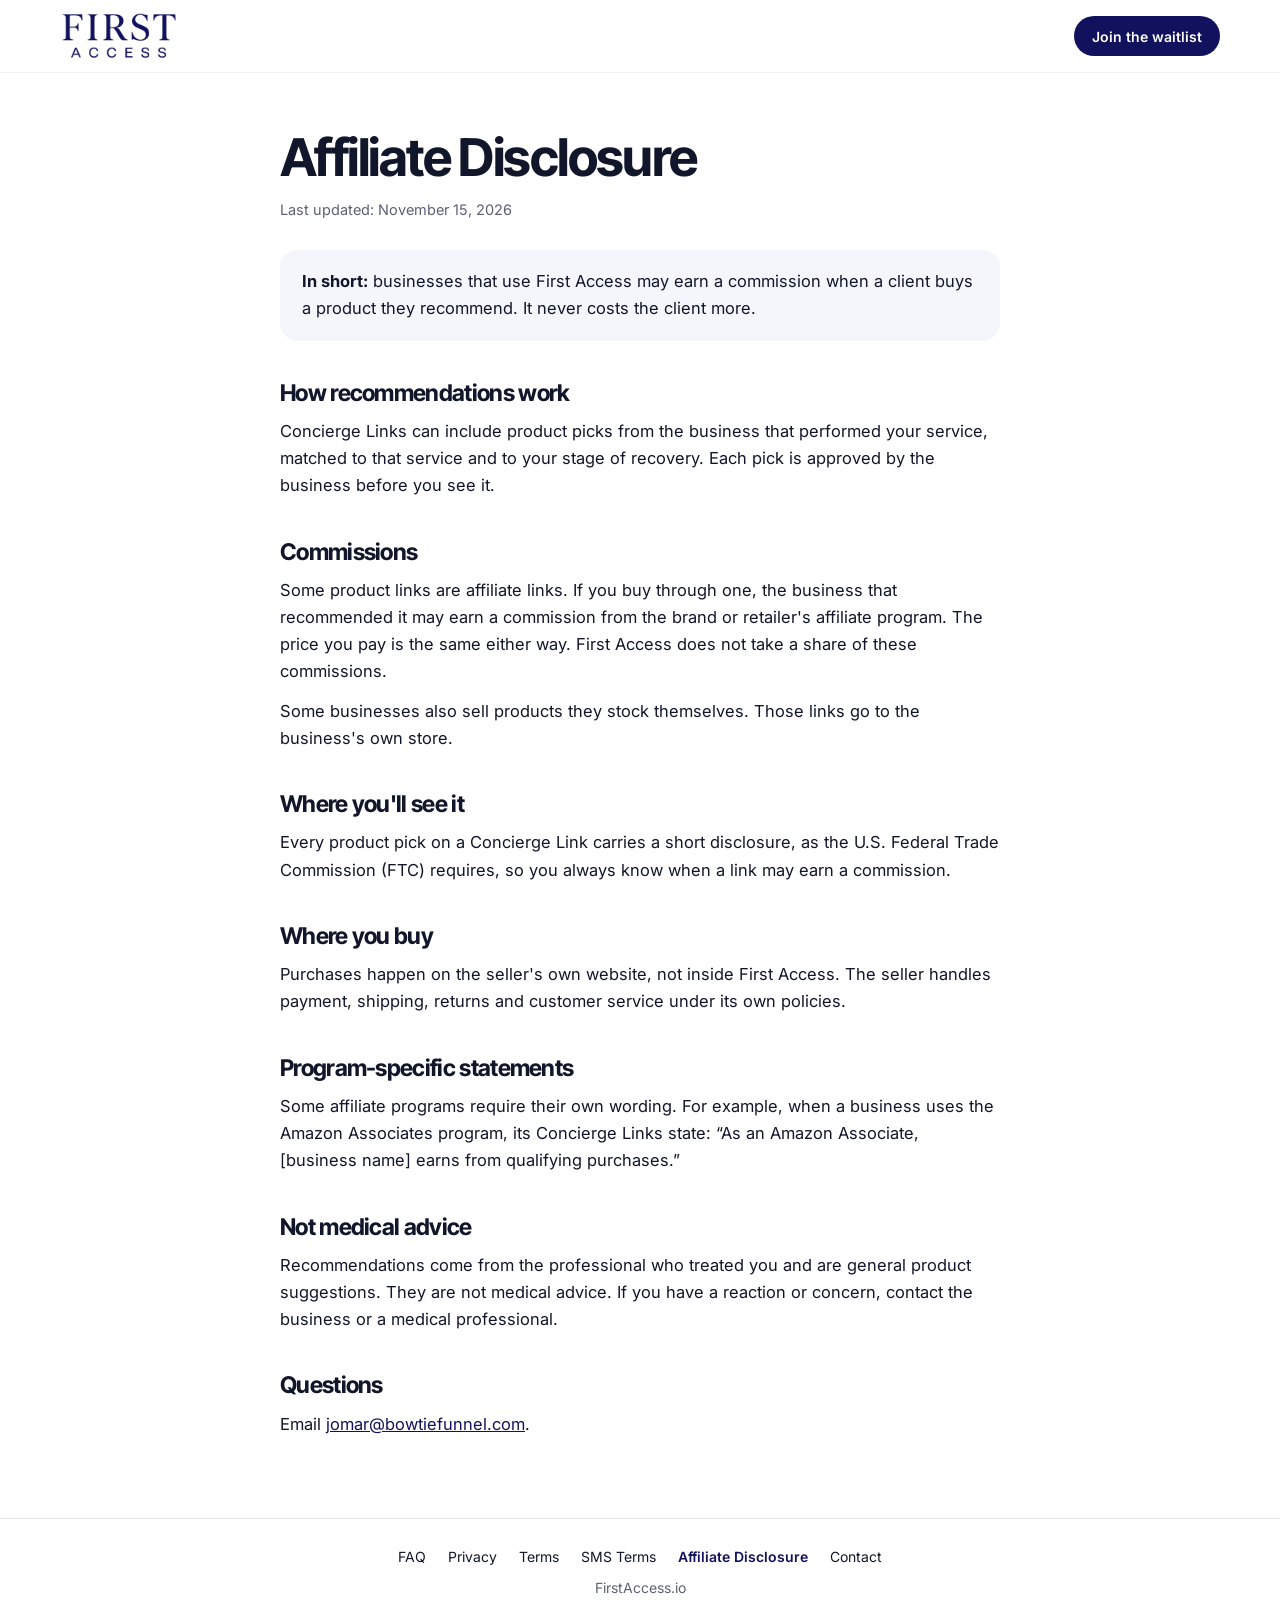
<file: affiliate-disclosure.html>
<!doctype html>
<html lang="en">
<head>
<meta charset="utf-8">
<meta name="viewport" content="width=device-width, initial-scale=1">
<title>Affiliate Disclosure | First Access</title>
<meta name="description" content="How product recommendations and affiliate commissions work on First Access Concierge Links.">
<link rel="preconnect" href="https://fonts.googleapis.com">
<link rel="stylesheet" href="https://fonts.googleapis.com/css2?family=Inter+Tight:wght@600&family=Inter:wght@400;500;600&display=swap">
<link rel="stylesheet" href="legal.css">
</head>
<body>
<header class="top"><div class="in"><a href="index.html" aria-label="First Access home"><span class="logo"></span></a><a class="btn" href="index.html#join">Join the waitlist</a></div></header>

<main>
  <h1>Affiliate Disclosure</h1>
  <p class="updated">Last updated: November 15, 2026</p>

  <div class="summary">
    <p><b>In short:</b> businesses that use First Access may earn a commission when a client buys a product they recommend. It never costs the client more.</p>
  </div>

  <h2>How recommendations work</h2>
  <p>Concierge Links can include product picks from the business that performed your service, matched to that service and to your stage of recovery. Each pick is approved by the business before you see it.</p>

  <h2>Commissions</h2>
  <p>Some product links are affiliate links. If you buy through one, the business that recommended it may earn a commission from the brand or retailer's affiliate program. The price you pay is the same either way. First Access does not take a share of these commissions.</p>
  <p>Some businesses also sell products they stock themselves. Those links go to the business's own store.</p>

  <h2>Where you'll see it</h2>
  <p>Every product pick on a Concierge Link carries a short disclosure, as the U.S. Federal Trade Commission (FTC) requires, so you always know when a link may earn a commission.</p>

  <h2>Where you buy</h2>
  <p>Purchases happen on the seller's own website, not inside First Access. The seller handles payment, shipping, returns and customer service under its own policies.</p>

  <h2>Program-specific statements</h2>
  <p>Some affiliate programs require their own wording. For example, when a business uses the Amazon Associates program, its Concierge Links state: “As an Amazon Associate, [business name] earns from qualifying purchases.”</p>

  <h2>Not medical advice</h2>
  <p>Recommendations come from the professional who treated you and are general product suggestions. They are not medical advice. If you have a reaction or concern, contact the business or a medical professional.</p>

  <h2>Questions</h2>
  <p>Email <a href="mailto:jomar@bowtiefunnel.com">jomar@bowtiefunnel.com</a>.</p>
</main>

<footer>
  <nav><a href="index.html#faq">FAQ</a><a href="privacy.html">Privacy</a><a href="terms.html">Terms</a><a href="sms-terms.html">SMS Terms</a><a href="affiliate-disclosure.html" aria-current="page">Affiliate Disclosure</a><a href="mailto:jomar@bowtiefunnel.com">Contact</a></nav>
  <span>FirstAccess.io</span>
</footer>
</body>
</html>
</file>
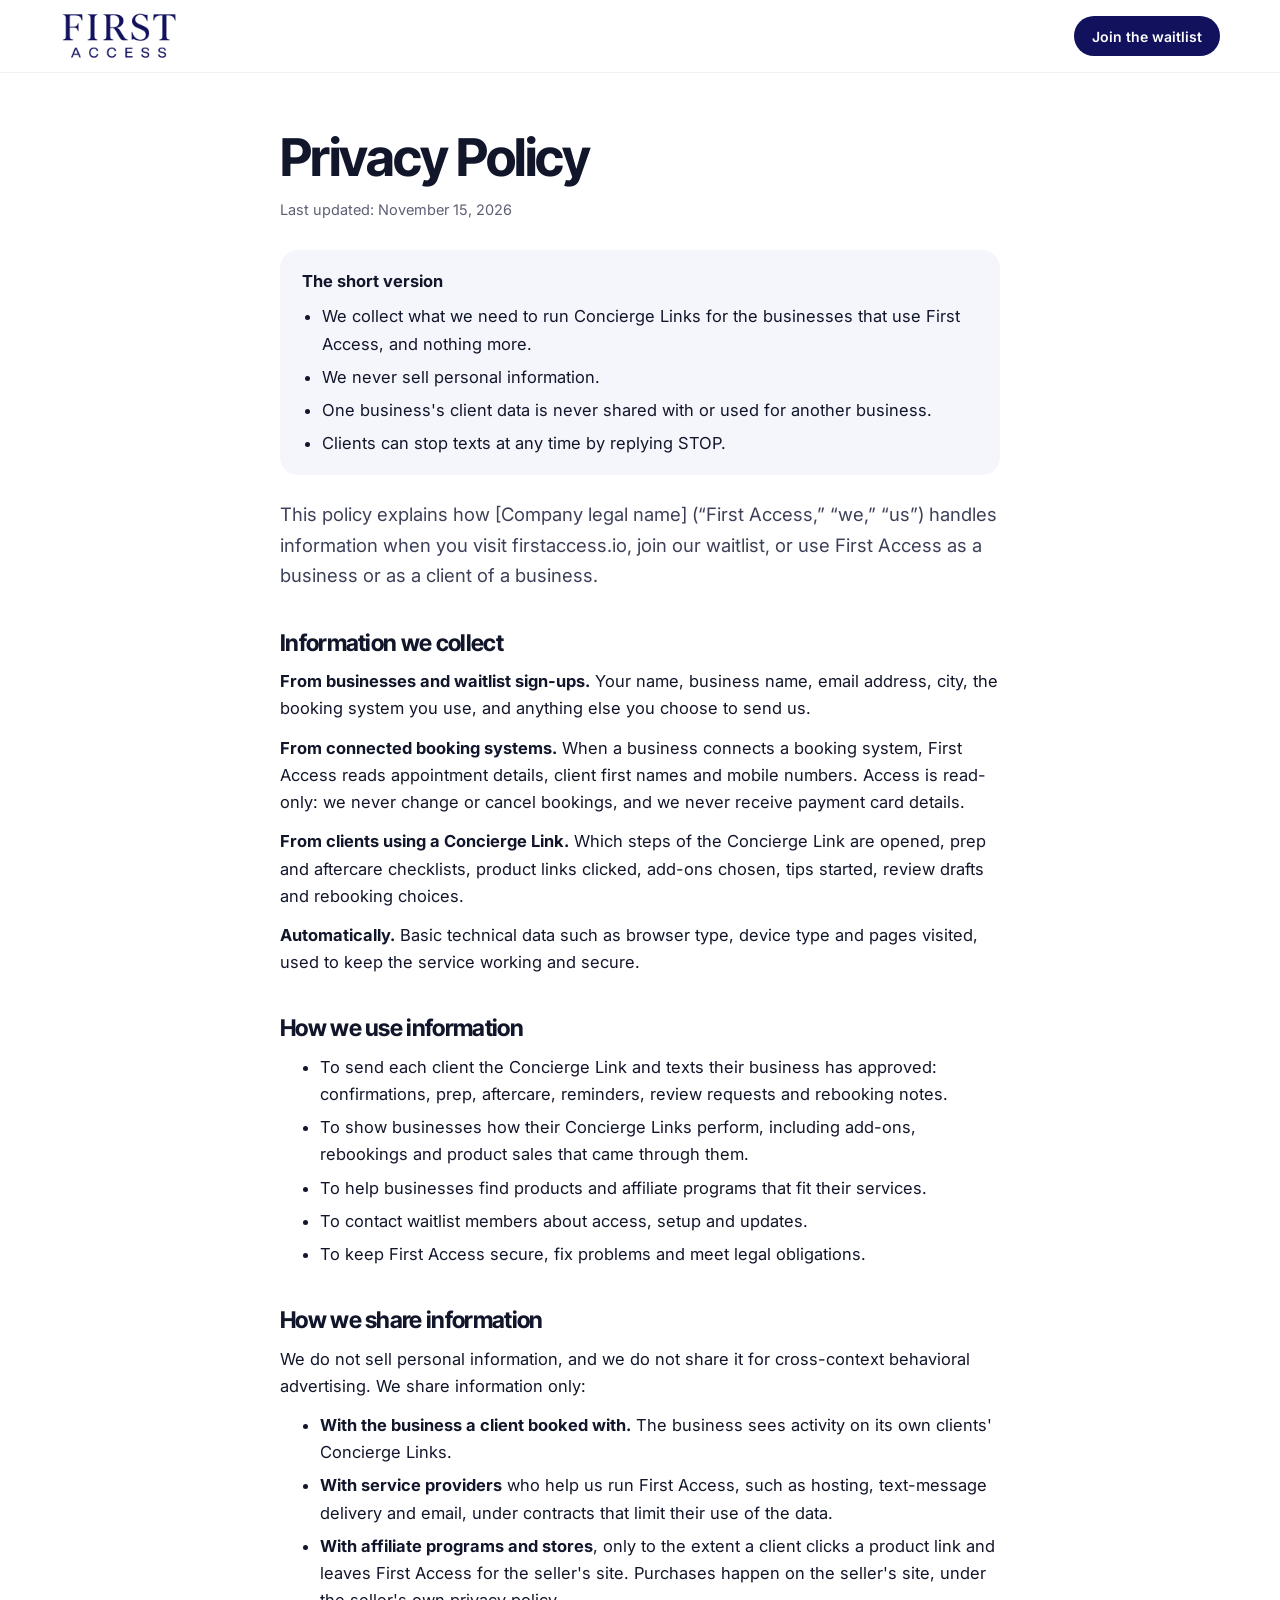
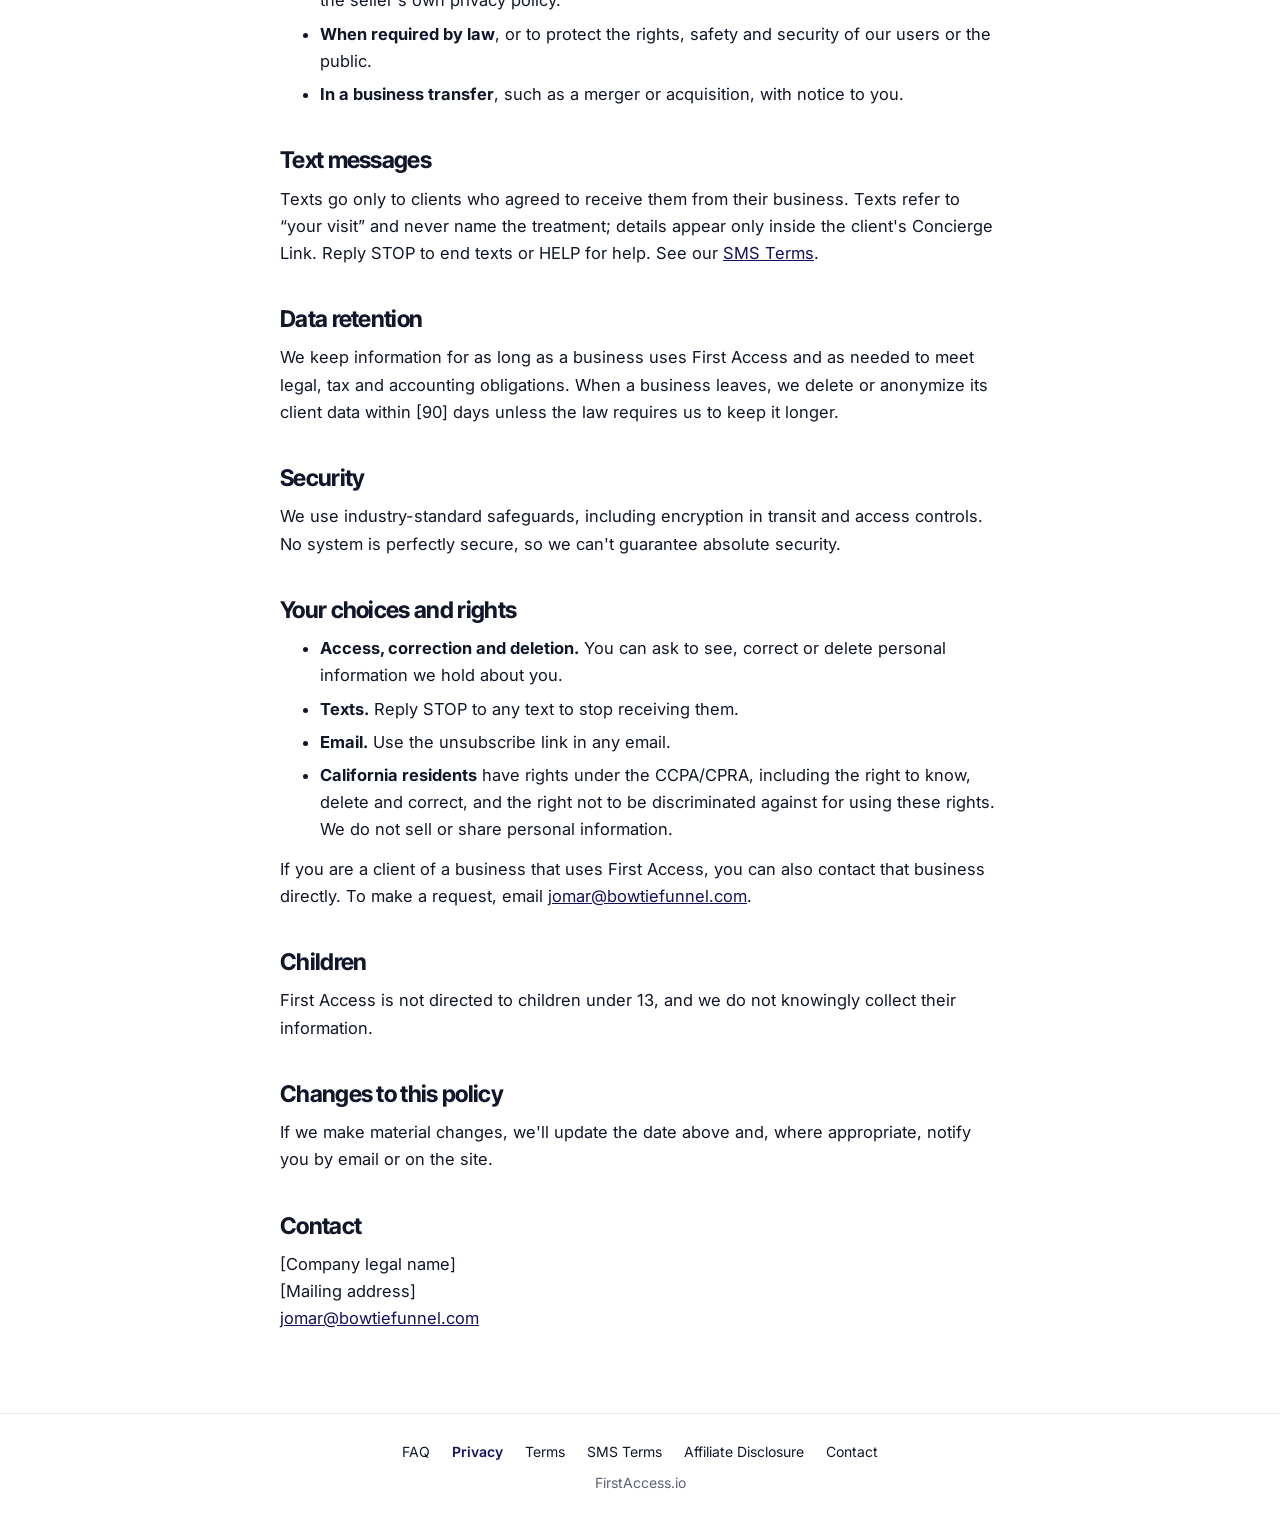
<file: privacy.html>
<!doctype html>
<html lang="en">
<head>
<meta charset="utf-8">
<meta name="viewport" content="width=device-width, initial-scale=1">
<title>Privacy Policy | First Access</title>
<meta name="description" content="How First Access collects, uses and protects information from businesses and their clients.">
<link rel="preconnect" href="https://fonts.googleapis.com">
<link rel="stylesheet" href="https://fonts.googleapis.com/css2?family=Inter+Tight:wght@600&family=Inter:wght@400;500;600&display=swap">
<link rel="stylesheet" href="legal.css">
</head>
<body>
<header class="top"><div class="in"><a href="index.html" aria-label="First Access home"><span class="logo"></span></a><a class="btn" href="index.html#join">Join the waitlist</a></div></header>

<main>
  <h1>Privacy Policy</h1>
  <p class="updated">Last updated: November 15, 2026</p>

  <div class="summary">
    <p><b>The short version</b></p>
    <ul>
      <li>We collect what we need to run Concierge Links for the businesses that use First Access, and nothing more.</li>
      <li>We never sell personal information.</li>
      <li>One business's client data is never shared with or used for another business.</li>
      <li>Clients can stop texts at any time by replying STOP.</li>
    </ul>
  </div>

  <p class="lead">This policy explains how [Company legal name] (“First Access,” “we,” “us”) handles information when you visit firstaccess.io, join our waitlist, or use First Access as a business or as a client of a business.</p>

  <h2>Information we collect</h2>
  <p><b>From businesses and waitlist sign-ups.</b> Your name, business name, email address, city, the booking system you use, and anything else you choose to send us.</p>
  <p><b>From connected booking systems.</b> When a business connects a booking system, First Access reads appointment details, client first names and mobile numbers. Access is read-only: we never change or cancel bookings, and we never receive payment card details.</p>
  <p><b>From clients using a Concierge Link.</b> Which steps of the Concierge Link are opened, prep and aftercare checklists, product links clicked, add-ons chosen, tips started, review drafts and rebooking choices.</p>
  <p><b>Automatically.</b> Basic technical data such as browser type, device type and pages visited, used to keep the service working and secure.</p>

  <h2>How we use information</h2>
  <ul>
    <li>To send each client the Concierge Link and texts their business has approved: confirmations, prep, aftercare, reminders, review requests and rebooking notes.</li>
    <li>To show businesses how their Concierge Links perform, including add-ons, rebookings and product sales that came through them.</li>
    <li>To help businesses find products and affiliate programs that fit their services.</li>
    <li>To contact waitlist members about access, setup and updates.</li>
    <li>To keep First Access secure, fix problems and meet legal obligations.</li>
  </ul>

  <h2>How we share information</h2>
  <p>We do not sell personal information, and we do not share it for cross-context behavioral advertising. We share information only:</p>
  <ul>
    <li><b>With the business a client booked with.</b> The business sees activity on its own clients' Concierge Links.</li>
    <li><b>With service providers</b> who help us run First Access, such as hosting, text-message delivery and email, under contracts that limit their use of the data.</li>
    <li><b>With affiliate programs and stores</b>, only to the extent a client clicks a product link and leaves First Access for the seller's site. Purchases happen on the seller's site, under the seller's own privacy policy.</li>
    <li><b>When required by law</b>, or to protect the rights, safety and security of our users or the public.</li>
    <li><b>In a business transfer</b>, such as a merger or acquisition, with notice to you.</li>
  </ul>

  <h2>Text messages</h2>
  <p>Texts go only to clients who agreed to receive them from their business. Texts refer to “your visit” and never name the treatment; details appear only inside the client's Concierge Link. Reply STOP to end texts or HELP for help. See our <a href="sms-terms.html">SMS Terms</a>.</p>

  <h2>Data retention</h2>
  <p>We keep information for as long as a business uses First Access and as needed to meet legal, tax and accounting obligations. When a business leaves, we delete or anonymize its client data within [90] days unless the law requires us to keep it longer.</p>

  <h2>Security</h2>
  <p>We use industry-standard safeguards, including encryption in transit and access controls. No system is perfectly secure, so we can't guarantee absolute security.</p>

  <h2>Your choices and rights</h2>
  <ul>
    <li><b>Access, correction and deletion.</b> You can ask to see, correct or delete personal information we hold about you.</li>
    <li><b>Texts.</b> Reply STOP to any text to stop receiving them.</li>
    <li><b>Email.</b> Use the unsubscribe link in any email.</li>
    <li><b>California residents</b> have rights under the CCPA/CPRA, including the right to know, delete and correct, and the right not to be discriminated against for using these rights. We do not sell or share personal information.</li>
  </ul>
  <p>If you are a client of a business that uses First Access, you can also contact that business directly. To make a request, email <a href="mailto:jomar@bowtiefunnel.com">jomar@bowtiefunnel.com</a>.</p>

  <h2>Children</h2>
  <p>First Access is not directed to children under 13, and we do not knowingly collect their information.</p>

  <h2>Changes to this policy</h2>
  <p>If we make material changes, we'll update the date above and, where appropriate, notify you by email or on the site.</p>

  <h2>Contact</h2>
  <p>[Company legal name]<br>[Mailing address]<br><a href="mailto:jomar@bowtiefunnel.com">jomar@bowtiefunnel.com</a></p>
</main>

<footer>
  <nav><a href="index.html#faq">FAQ</a><a href="privacy.html" aria-current="page">Privacy</a><a href="terms.html">Terms</a><a href="sms-terms.html">SMS Terms</a><a href="affiliate-disclosure.html">Affiliate Disclosure</a><a href="mailto:jomar@bowtiefunnel.com">Contact</a></nav>
  <span>FirstAccess.io</span>
</footer>
</body>
</html>
</file>
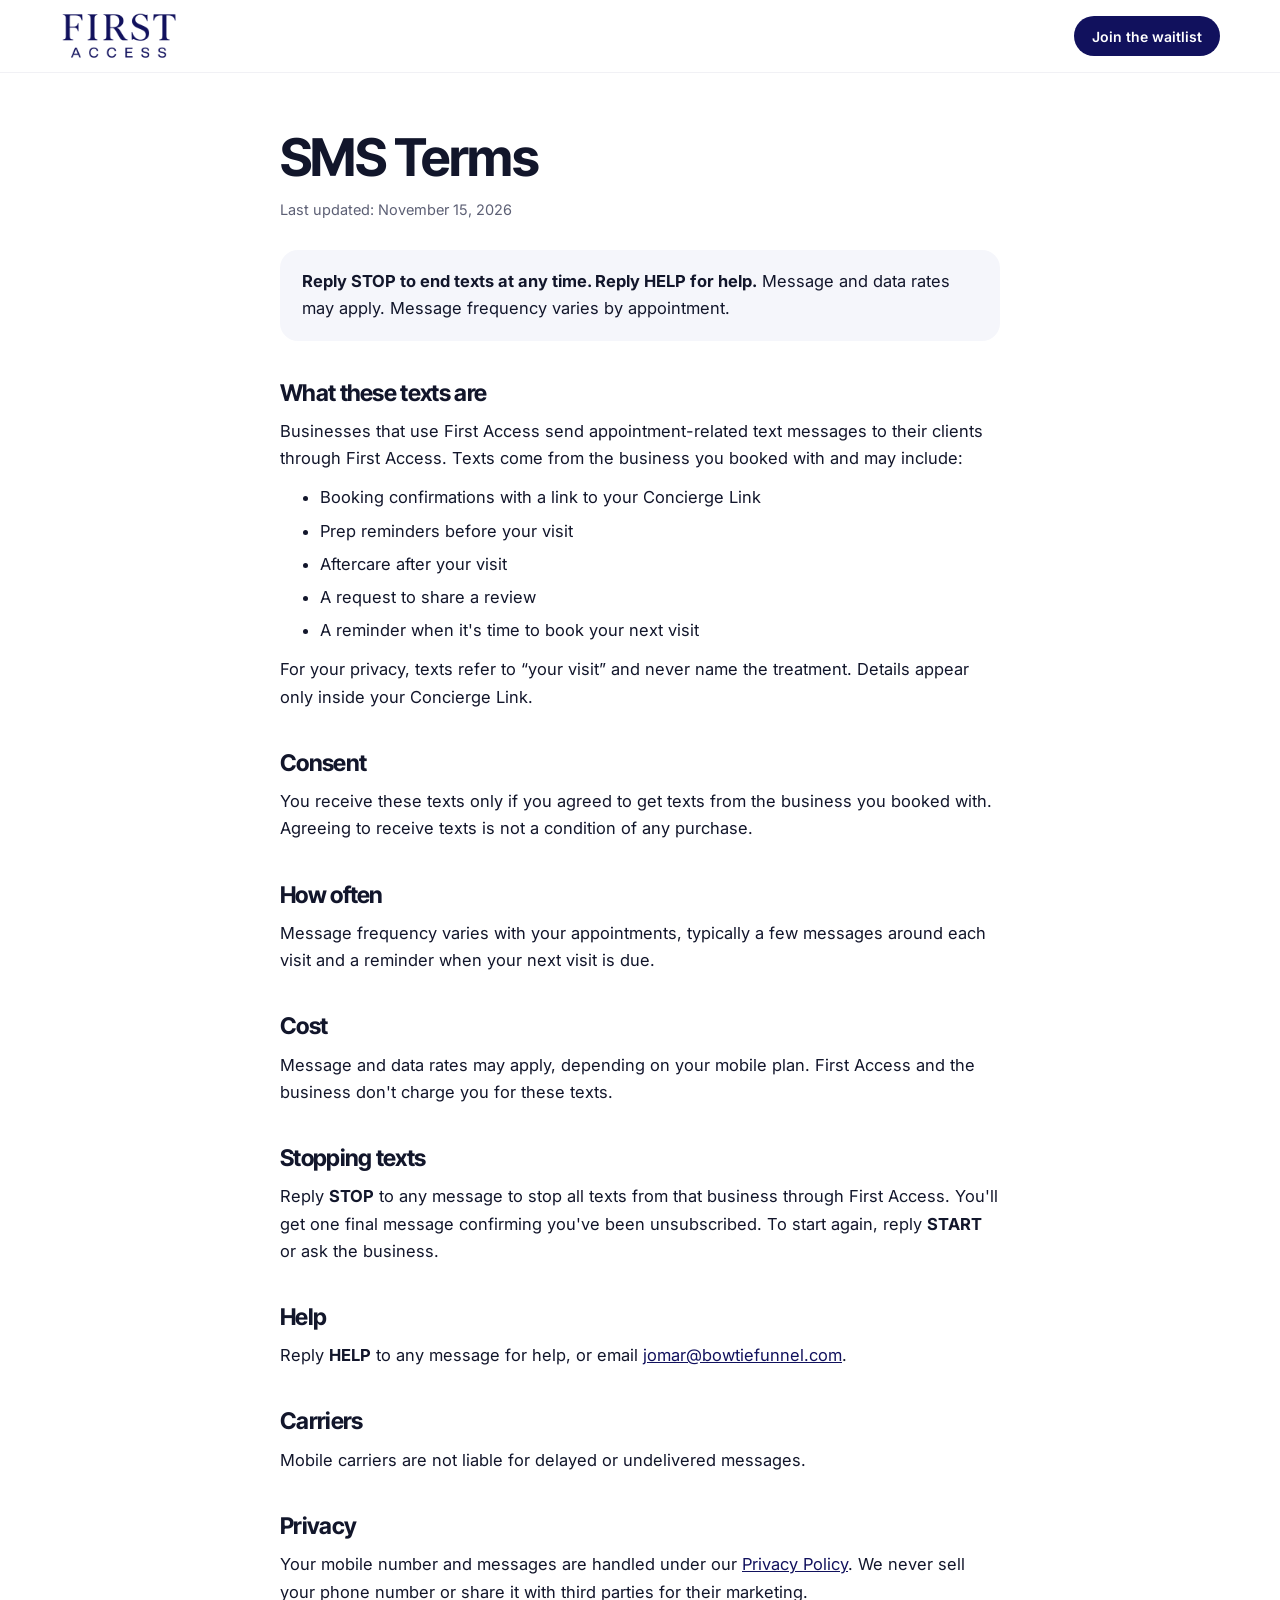
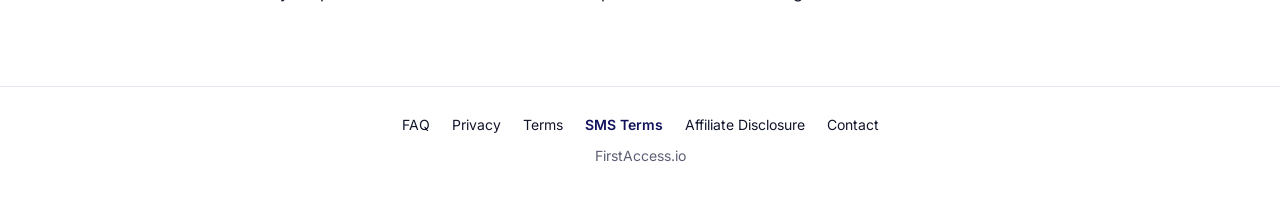
<file: sms-terms.html>
<!doctype html>
<html lang="en">
<head>
<meta charset="utf-8">
<meta name="viewport" content="width=device-width, initial-scale=1">
<title>SMS Terms | First Access</title>
<meta name="description" content="Terms for appointment text messages sent through First Access.">
<link rel="preconnect" href="https://fonts.googleapis.com">
<link rel="stylesheet" href="https://fonts.googleapis.com/css2?family=Inter+Tight:wght@600&family=Inter:wght@400;500;600&display=swap">
<link rel="stylesheet" href="legal.css">
</head>
<body>
<header class="top"><div class="in"><a href="index.html" aria-label="First Access home"><span class="logo"></span></a><a class="btn" href="index.html#join">Join the waitlist</a></div></header>

<main>
  <h1>SMS Terms</h1>
  <p class="updated">Last updated: November 15, 2026</p>

  <div class="summary">
    <p><b>Reply STOP to end texts at any time. Reply HELP for help.</b> Message and data rates may apply. Message frequency varies by appointment.</p>
  </div>

  <h2>What these texts are</h2>
  <p>Businesses that use First Access send appointment-related text messages to their clients through First Access. Texts come from the business you booked with and may include:</p>
  <ul>
    <li>Booking confirmations with a link to your Concierge Link</li>
    <li>Prep reminders before your visit</li>
    <li>Aftercare after your visit</li>
    <li>A request to share a review</li>
    <li>A reminder when it's time to book your next visit</li>
  </ul>
  <p>For your privacy, texts refer to “your visit” and never name the treatment. Details appear only inside your Concierge Link.</p>

  <h2>Consent</h2>
  <p>You receive these texts only if you agreed to get texts from the business you booked with. Agreeing to receive texts is not a condition of any purchase.</p>

  <h2>How often</h2>
  <p>Message frequency varies with your appointments, typically a few messages around each visit and a reminder when your next visit is due.</p>

  <h2>Cost</h2>
  <p>Message and data rates may apply, depending on your mobile plan. First Access and the business don't charge you for these texts.</p>

  <h2>Stopping texts</h2>
  <p>Reply <b>STOP</b> to any message to stop all texts from that business through First Access. You'll get one final message confirming you've been unsubscribed. To start again, reply <b>START</b> or ask the business.</p>

  <h2>Help</h2>
  <p>Reply <b>HELP</b> to any message for help, or email <a href="mailto:jomar@bowtiefunnel.com">jomar@bowtiefunnel.com</a>.</p>

  <h2>Carriers</h2>
  <p>Mobile carriers are not liable for delayed or undelivered messages.</p>

  <h2>Privacy</h2>
  <p>Your mobile number and messages are handled under our <a href="privacy.html">Privacy Policy</a>. We never sell your phone number or share it with third parties for their marketing.</p>
</main>

<footer>
  <nav><a href="index.html#faq">FAQ</a><a href="privacy.html">Privacy</a><a href="terms.html">Terms</a><a href="sms-terms.html" aria-current="page">SMS Terms</a><a href="affiliate-disclosure.html">Affiliate Disclosure</a><a href="mailto:jomar@bowtiefunnel.com">Contact</a></nav>
  <span>FirstAccess.io</span>
</footer>
</body>
</html>
</file>
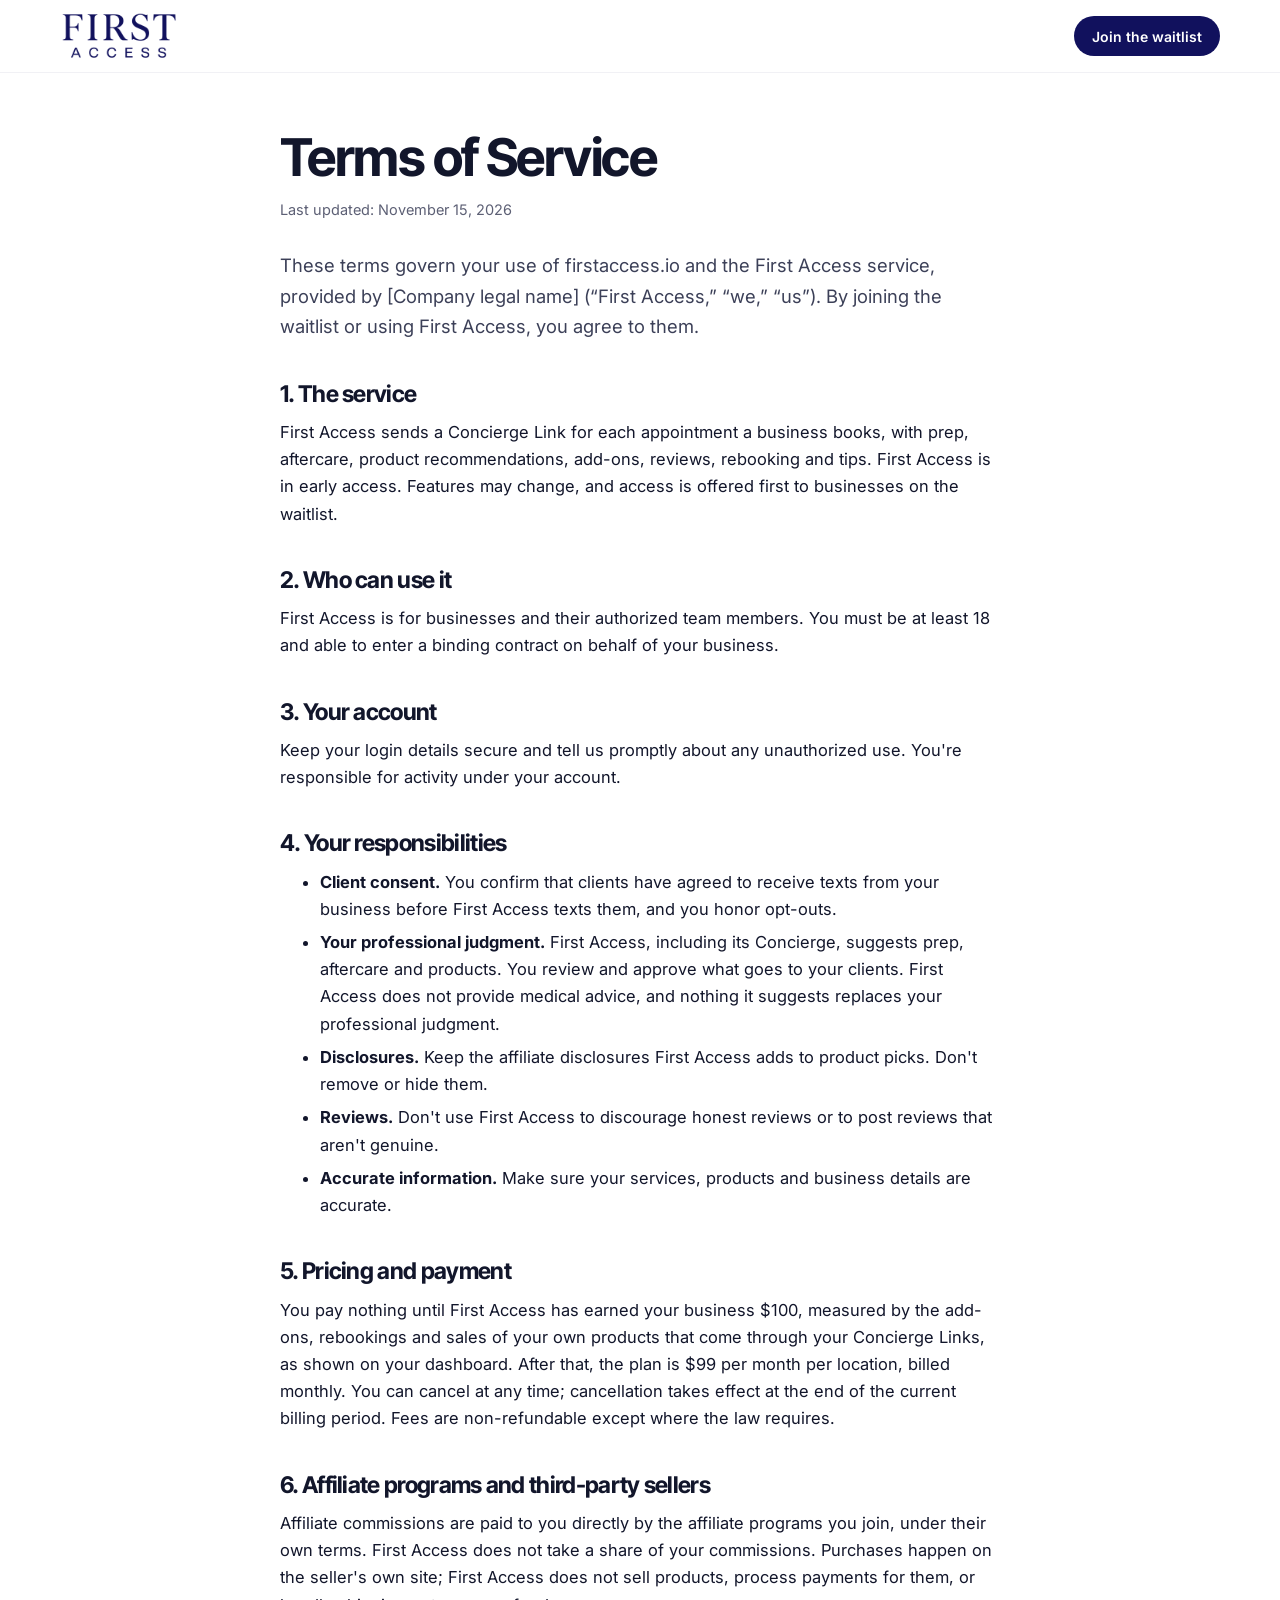
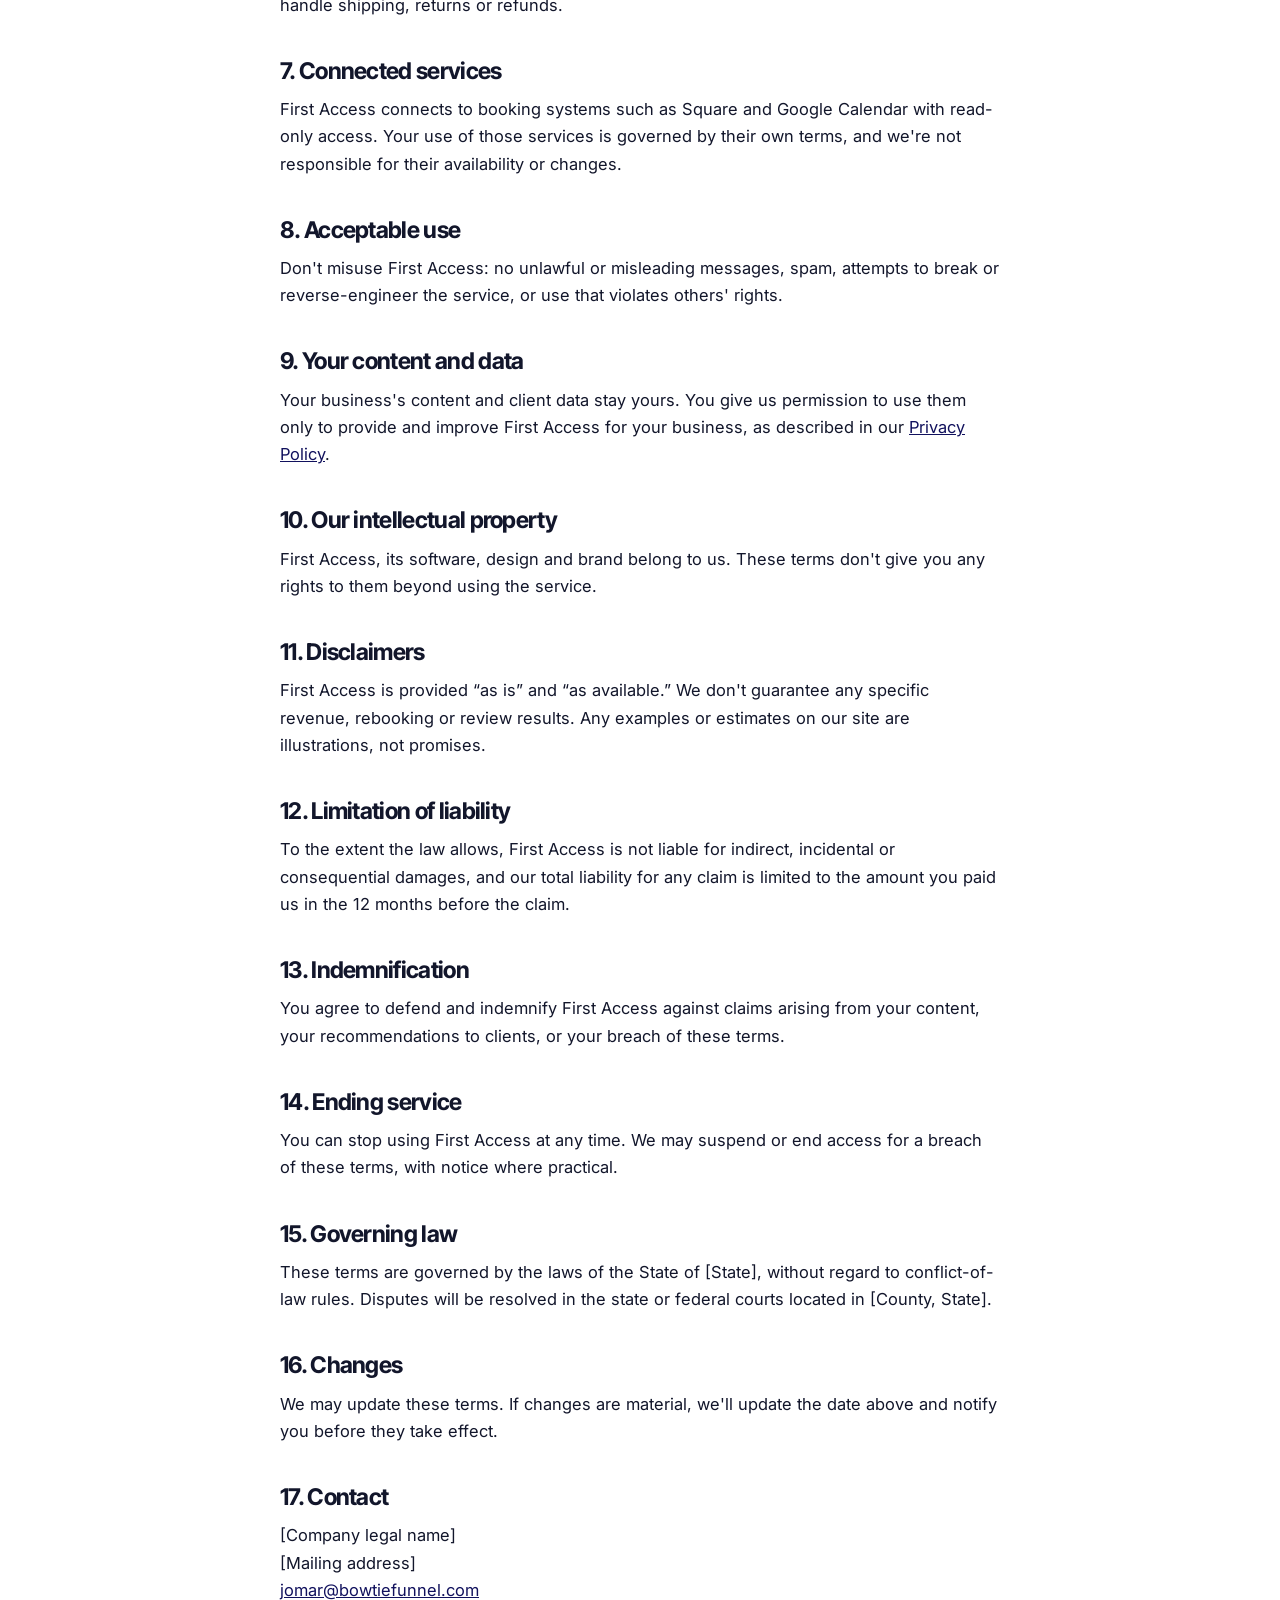
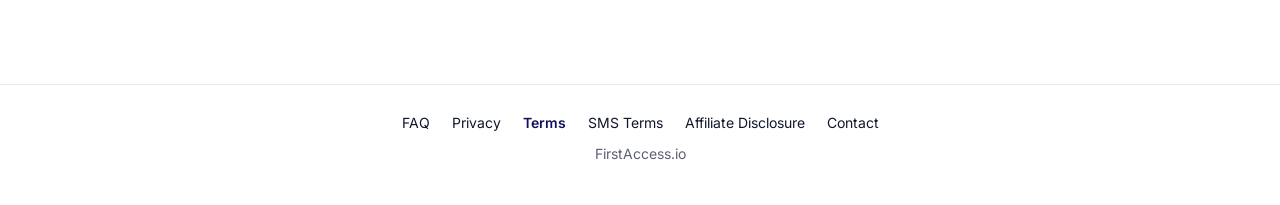
<file: terms.html>
<!doctype html>
<html lang="en">
<head>
<meta charset="utf-8">
<meta name="viewport" content="width=device-width, initial-scale=1">
<title>Terms of Service | First Access</title>
<meta name="description" content="The terms for using First Access and firstaccess.io.">
<link rel="preconnect" href="https://fonts.googleapis.com">
<link rel="stylesheet" href="https://fonts.googleapis.com/css2?family=Inter+Tight:wght@600&family=Inter:wght@400;500;600&display=swap">
<link rel="stylesheet" href="legal.css">
</head>
<body>
<header class="top"><div class="in"><a href="index.html" aria-label="First Access home"><span class="logo"></span></a><a class="btn" href="index.html#join">Join the waitlist</a></div></header>

<main>
  <h1>Terms of Service</h1>
  <p class="updated">Last updated: November 15, 2026</p>

  <p class="lead">These terms govern your use of firstaccess.io and the First Access service, provided by [Company legal name] (“First Access,” “we,” “us”). By joining the waitlist or using First Access, you agree to them.</p>

  <h2>1. The service</h2>
  <p>First Access sends a Concierge Link for each appointment a business books, with prep, aftercare, product recommendations, add-ons, reviews, rebooking and tips. First Access is in early access. Features may change, and access is offered first to businesses on the waitlist.</p>

  <h2>2. Who can use it</h2>
  <p>First Access is for businesses and their authorized team members. You must be at least 18 and able to enter a binding contract on behalf of your business.</p>

  <h2>3. Your account</h2>
  <p>Keep your login details secure and tell us promptly about any unauthorized use. You're responsible for activity under your account.</p>

  <h2>4. Your responsibilities</h2>
  <ul>
    <li><b>Client consent.</b> You confirm that clients have agreed to receive texts from your business before First Access texts them, and you honor opt-outs.</li>
    <li><b>Your professional judgment.</b> First Access, including its Concierge, suggests prep, aftercare and products. You review and approve what goes to your clients. First Access does not provide medical advice, and nothing it suggests replaces your professional judgment.</li>
    <li><b>Disclosures.</b> Keep the affiliate disclosures First Access adds to product picks. Don't remove or hide them.</li>
    <li><b>Reviews.</b> Don't use First Access to discourage honest reviews or to post reviews that aren't genuine.</li>
    <li><b>Accurate information.</b> Make sure your services, products and business details are accurate.</li>
  </ul>

  <h2>5. Pricing and payment</h2>
  <p>You pay nothing until First Access has earned your business $100, measured by the add-ons, rebookings and sales of your own products that come through your Concierge Links, as shown on your dashboard. After that, the plan is $99 per month per location, billed monthly. You can cancel at any time; cancellation takes effect at the end of the current billing period. Fees are non-refundable except where the law requires.</p>

  <h2>6. Affiliate programs and third-party sellers</h2>
  <p>Affiliate commissions are paid to you directly by the affiliate programs you join, under their own terms. First Access does not take a share of your commissions. Purchases happen on the seller's own site; First Access does not sell products, process payments for them, or handle shipping, returns or refunds.</p>

  <h2>7. Connected services</h2>
  <p>First Access connects to booking systems such as Square and Google Calendar with read-only access. Your use of those services is governed by their own terms, and we're not responsible for their availability or changes.</p>

  <h2>8. Acceptable use</h2>
  <p>Don't misuse First Access: no unlawful or misleading messages, spam, attempts to break or reverse-engineer the service, or use that violates others' rights.</p>

  <h2>9. Your content and data</h2>
  <p>Your business's content and client data stay yours. You give us permission to use them only to provide and improve First Access for your business, as described in our <a href="privacy.html">Privacy Policy</a>.</p>

  <h2>10. Our intellectual property</h2>
  <p>First Access, its software, design and brand belong to us. These terms don't give you any rights to them beyond using the service.</p>

  <h2>11. Disclaimers</h2>
  <p>First Access is provided “as is” and “as available.” We don't guarantee any specific revenue, rebooking or review results. Any examples or estimates on our site are illustrations, not promises.</p>

  <h2>12. Limitation of liability</h2>
  <p>To the extent the law allows, First Access is not liable for indirect, incidental or consequential damages, and our total liability for any claim is limited to the amount you paid us in the 12 months before the claim.</p>

  <h2>13. Indemnification</h2>
  <p>You agree to defend and indemnify First Access against claims arising from your content, your recommendations to clients, or your breach of these terms.</p>

  <h2>14. Ending service</h2>
  <p>You can stop using First Access at any time. We may suspend or end access for a breach of these terms, with notice where practical.</p>

  <h2>15. Governing law</h2>
  <p>These terms are governed by the laws of the State of [State], without regard to conflict-of-law rules. Disputes will be resolved in the state or federal courts located in [County, State].</p>

  <h2>16. Changes</h2>
  <p>We may update these terms. If changes are material, we'll update the date above and notify you before they take effect.</p>

  <h2>17. Contact</h2>
  <p>[Company legal name]<br>[Mailing address]<br><a href="mailto:jomar@bowtiefunnel.com">jomar@bowtiefunnel.com</a></p>
</main>

<footer>
  <nav><a href="index.html#faq">FAQ</a><a href="privacy.html">Privacy</a><a href="terms.html" aria-current="page">Terms</a><a href="sms-terms.html">SMS Terms</a><a href="affiliate-disclosure.html">Affiliate Disclosure</a><a href="mailto:jomar@bowtiefunnel.com">Contact</a></nav>
  <span>FirstAccess.io</span>
</footer>
</body>
</html>
</file>
<file: legal.css>
/* Shared look for the legal pages: same type and colors as the landing page, one readable column. */
:root { --midnight: #11115D; --gold: #D4AF37; --ink: #12162b; --muted: #5d6075; --line: #e6e7ef; --soft: #f5f6fb; color-scheme: light }
* { box-sizing: border-box }
body { margin: 0; background: #fff; color: var(--ink); font: 16.5px/1.65 "Inter", "Helvetica Neue", Helvetica, Arial, sans-serif; -webkit-font-smoothing: antialiased }
a { color: var(--midnight) }
.top { position: sticky; top: 0; z-index: 10; background: rgba(255,255,255,.88); backdrop-filter: blur(14px); -webkit-backdrop-filter: blur(14px); border-bottom: 1px solid rgba(17,17,93,.06) }
.top .in { max-width: 1200px; margin: 0 auto; padding: 0 20px; height: 72px; display: flex; align-items: center; justify-content: space-between }
.logo { display: block; width: 118px; aspect-ratio: 600 / 248; background: var(--midnight);
  -webkit-mask: url(logo-mask.png) center / contain no-repeat; mask: url(logo-mask.png) center / contain no-repeat }
.btn { display: inline-flex; align-items: center; min-height: 40px; padding: 0 18px; border-radius: 999px; background: var(--midnight); color: #fff; font: 600 14px "Inter", sans-serif; text-decoration: none }
main { max-width: 760px; margin: 0 auto; padding: 56px 20px 80px }
h1, h2 { font-family: "Inter Tight", "Helvetica Neue", Helvetica, Arial, sans-serif; letter-spacing: -.03em; line-height: 1.1; margin: 0 }
h1 { font-size: clamp(36px, 5vw, 52px) }
h2 { font-size: 23px; margin-top: 40px }
.updated { color: var(--muted); margin: 12px 0 28px; font-size: 14.5px }
.lead { font-size: 18.5px; color: #3c4058 }
.summary { background: var(--soft); border-radius: 18px; padding: 18px 22px; margin: 24px 0 }
.summary p { margin: 0 } .summary ul { margin: 8px 0 0; padding-left: 20px }
p, ul { margin: 12px 0 0 } li { margin-top: 6px }
footer { border-top: 1px solid var(--line); padding: 26px 20px 40px; text-align: center; font-size: 14px; color: var(--muted) }
footer nav { display: flex; flex-wrap: wrap; justify-content: center; gap: 8px 22px; margin-bottom: 8px }
footer nav a { color: var(--ink); text-decoration: none }
footer nav a[aria-current="page"] { font-weight: 600; color: var(--midnight) }
</file>
